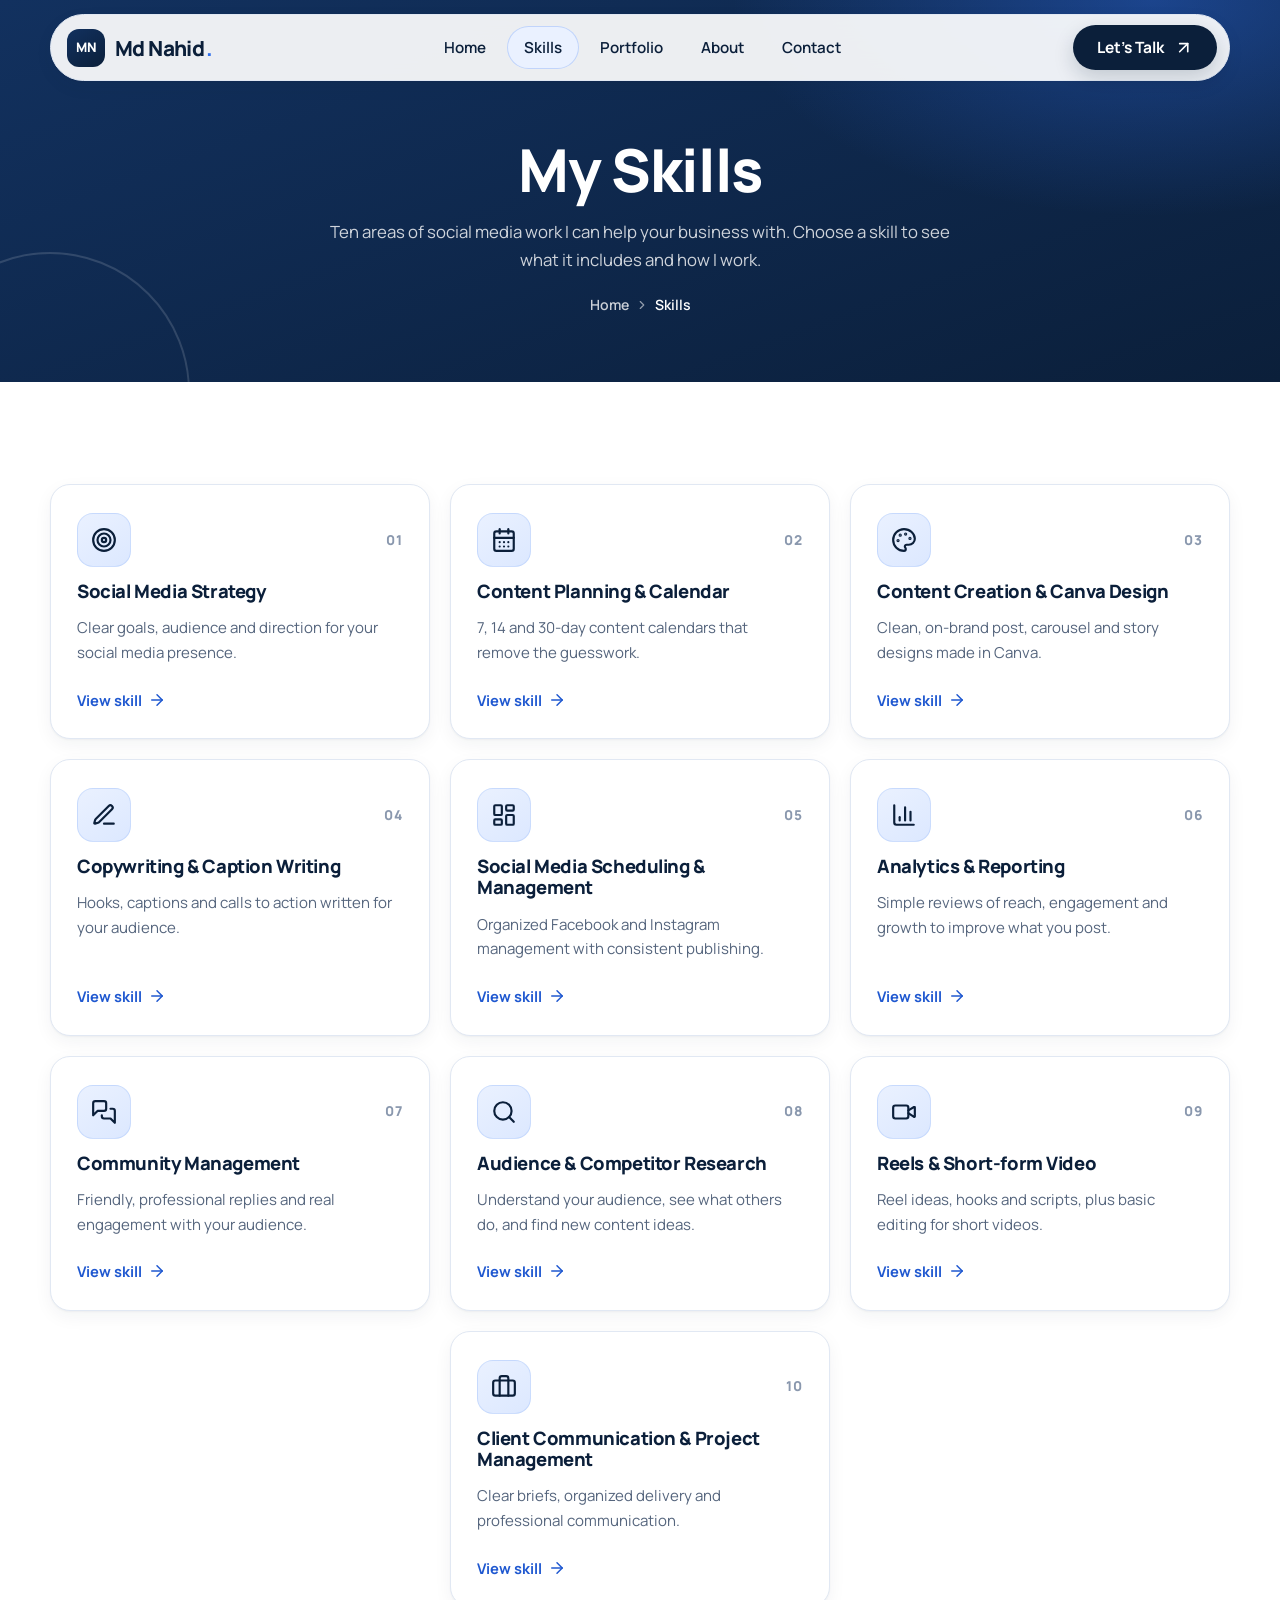
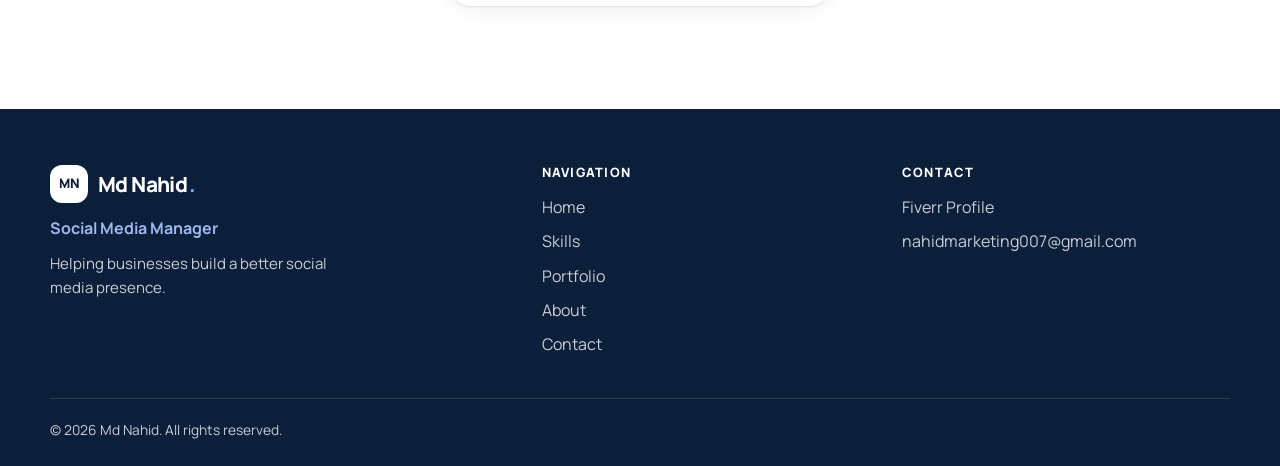
<file: skills/index.html>
<!DOCTYPE html>
<html lang="en">
<head>
  <meta charset="utf-8">
  <meta name="viewport" content="width=device-width, initial-scale=1">
  <title>Skills | Md Nahid - Social Media Manager</title>
  <meta name="description" content="Explore the social media skills and services offered by Md Nahid: strategy, content planning, Canva design, copywriting, management, analytics, community, research, reels and client communication.">
  <meta name="theme-color" content="#0B1F3A">

  <meta property="og:type" content="website">
  <meta property="og:title" content="Skills | Md Nahid - Social Media Manager">
  <meta property="og:description" content="Explore the social media skills and services offered by Md Nahid: strategy, content planning, Canva design, copywriting, management, analytics, community, research, reels and client communication.">
  <meta property="og:image" content="../assets/images/profile.jpg">
  <meta name="twitter:card" content="summary">

  <link rel="icon" type="image/png" href="../assets/favicon.png">
  <link rel="preconnect" href="https://fonts.googleapis.com">
  <link rel="preconnect" href="https://fonts.gstatic.com" crossorigin>
  <link href="https://fonts.googleapis.com/css2?family=Manrope:wght@400;500;600;700;800&display=swap" rel="stylesheet">
  <link rel="stylesheet" href="../style.css">
  <script>document.documentElement.classList.add('js');</script>
</head>
<body data-page="skills" data-root="../">

<a class="skip-link" href="#main">Skip to content</a>
<div id="site-header"></div>

<main id="main">

<section class="banner" aria-labelledby="skills-title">
  <div class="container">
    <h1 id="skills-title">My Skills</h1>
    <p class="banner-sub">Ten areas of social media work I can help your business with. Choose a skill to see what it includes and how I work.</p>
    <p class="crumbs" aria-label="Breadcrumb"><a href="../index.html">Home</a><i class="ico" data-icon="chevron-right"></i><span aria-current="page">Skills</span></p>
  </div>
</section>

<section class="section" aria-label="All skills">
  <div class="container">
    <!-- Cards are built by skills.js from skills-data.js -->
    <div class="sk-grid stagger" id="skills-grid"></div>
    <noscript><p class="noscript-msg">Please enable JavaScript to see the skills list.</p></noscript>
  </div>
</section>

</main>

<div id="site-footer"></div>

<button class="to-top" id="to-top" type="button" aria-label="Back to top" hidden><i class="ico" data-icon="arrow-up"></i></button>

<script src="../portfolio-data.js"></script>
<script src="../skills-data.js"></script>
<script src="../site.js"></script>
<script src="../skills.js"></script>
</body>
</html>
</file>
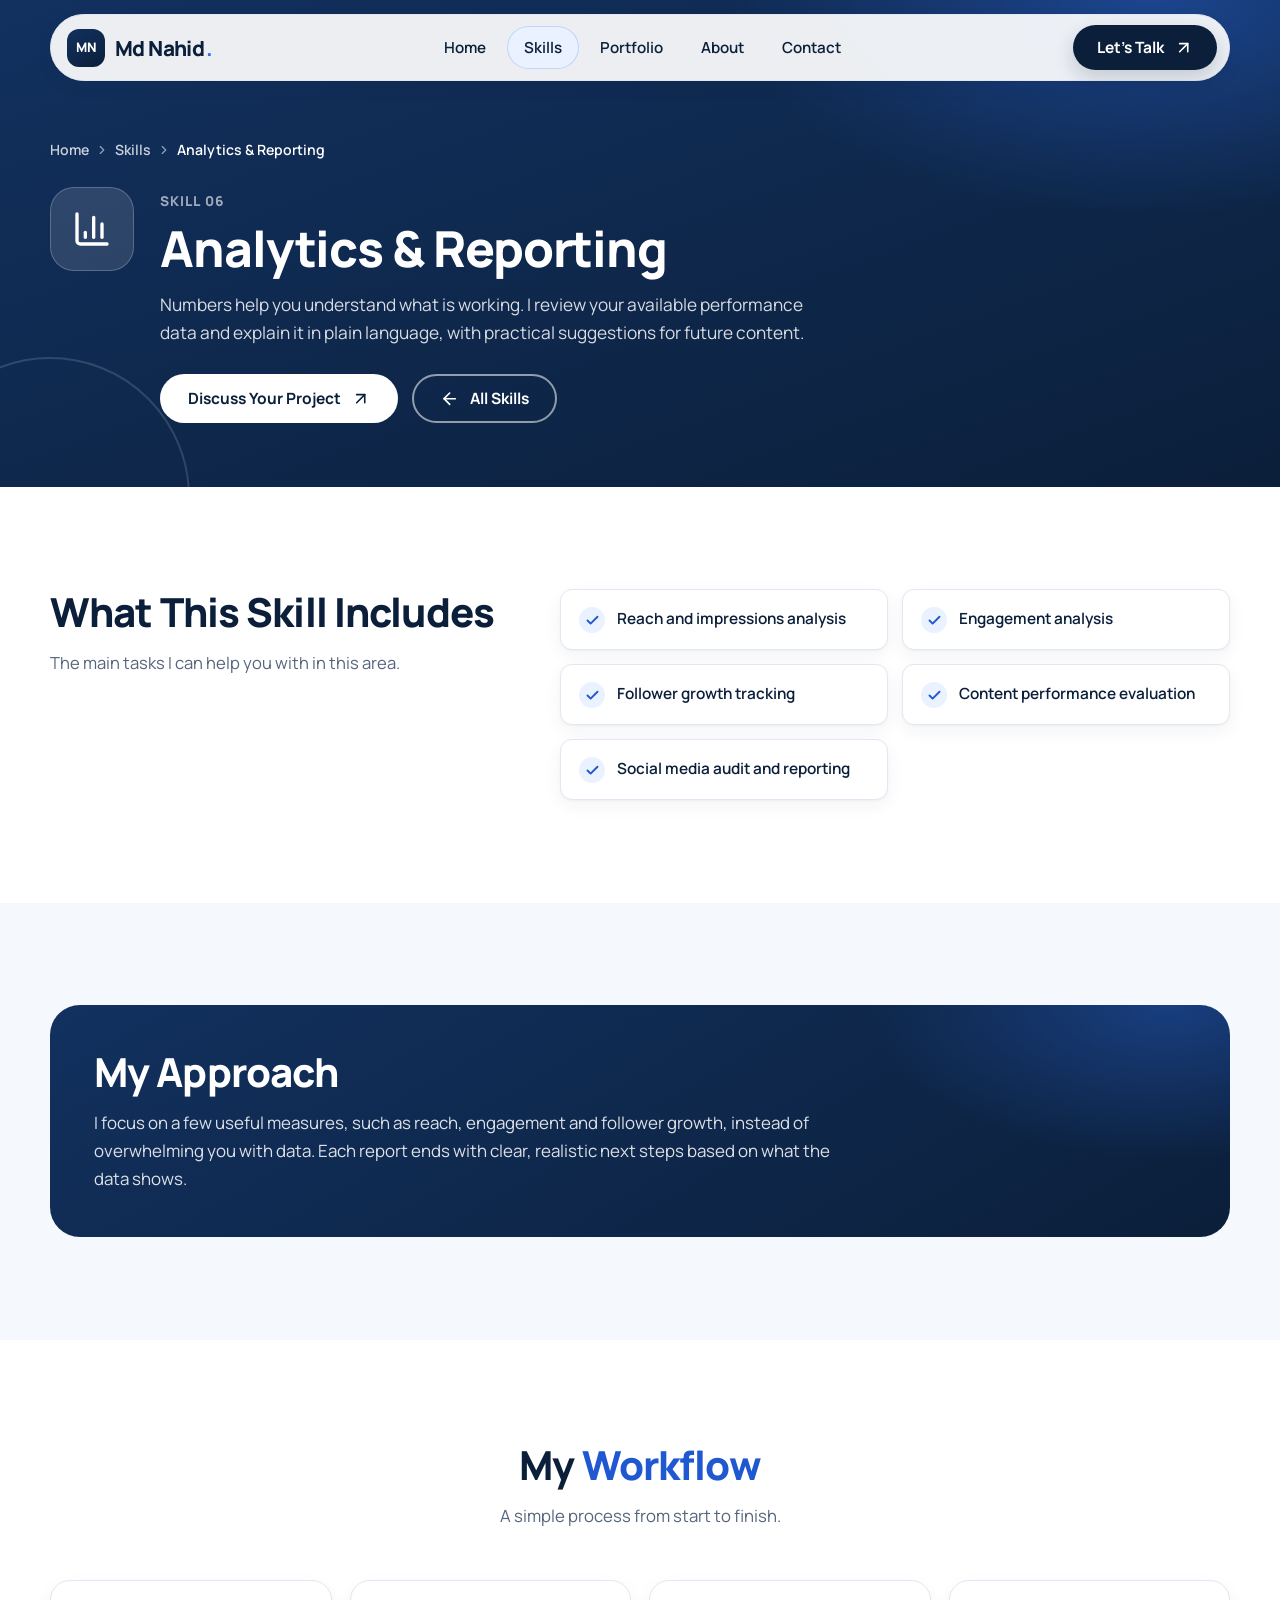
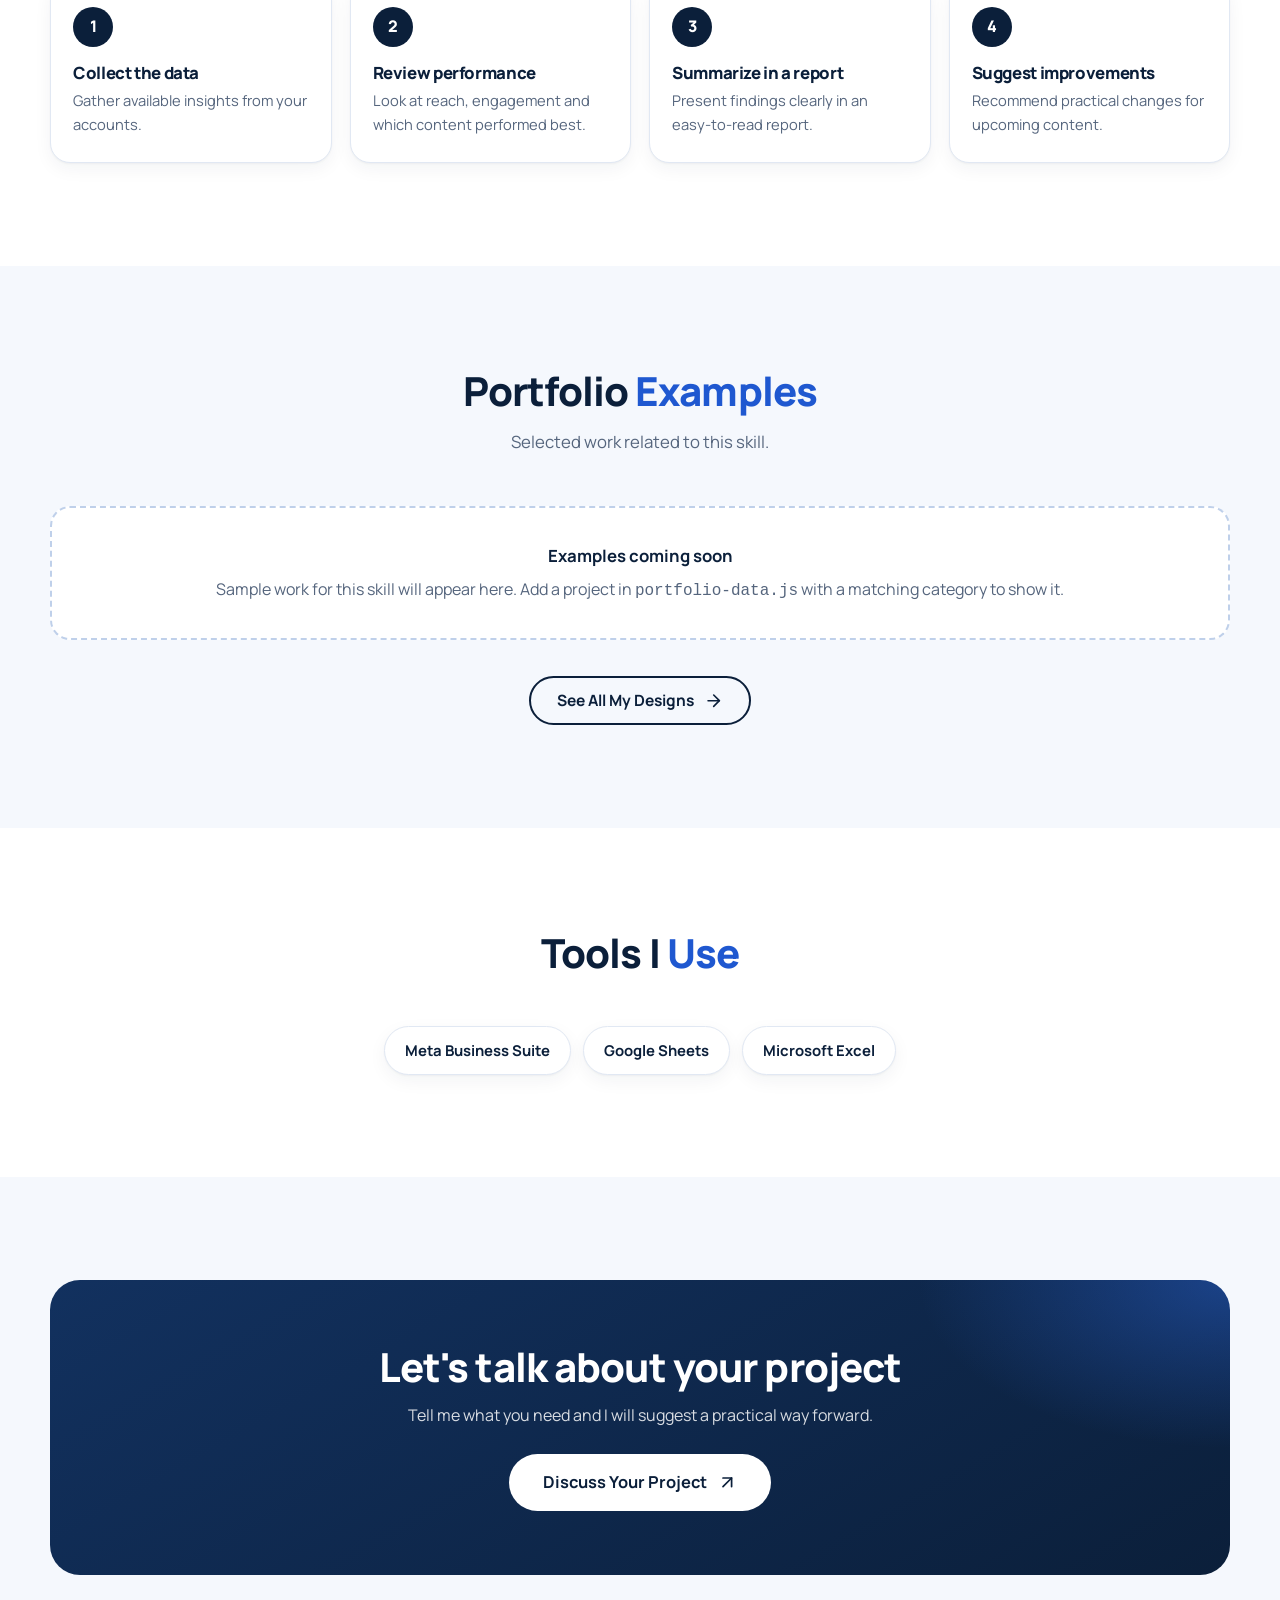
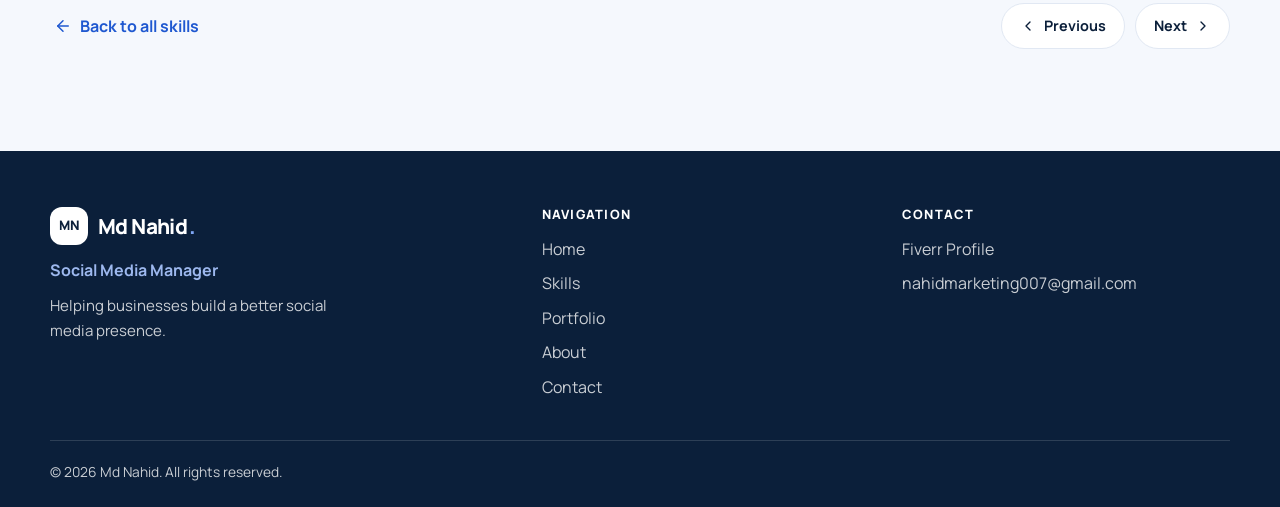
<file: skills/analytics-reporting/index.html>
<!DOCTYPE html>
<html lang="en">
<head>
  <meta charset="utf-8">
  <meta name="viewport" content="width=device-width, initial-scale=1">
  <title>Analytics & Reporting | Md Nahid - Social Media Manager</title>
  <meta name="description" content="Social media analytics and reporting by Md Nahid: reach, engagement and follower growth reviews and social media audits.">
  <meta name="theme-color" content="#0B1F3A">

  <meta property="og:type" content="website">
  <meta property="og:title" content="Analytics & Reporting | Md Nahid - Social Media Manager">
  <meta property="og:description" content="Social media analytics and reporting by Md Nahid: reach, engagement and follower growth reviews and social media audits.">
  <meta property="og:image" content="../../assets/images/profile.jpg">
  <meta name="twitter:card" content="summary">

  <link rel="icon" type="image/png" href="../../assets/favicon.png">
  <link rel="preconnect" href="https://fonts.googleapis.com">
  <link rel="preconnect" href="https://fonts.gstatic.com" crossorigin>
  <link href="https://fonts.googleapis.com/css2?family=Manrope:wght@400;500;600;700;800&display=swap" rel="stylesheet">
  <link rel="stylesheet" href="../../style.css">
  <script>document.documentElement.classList.add('js');</script>
</head>
<body data-page="skills" data-root="../../">

<a class="skip-link" href="#main">Skip to content</a>
<div id="site-header"></div>

<!-- Content for this page comes from skills-data.js (slug: analytics-reporting). Edit the text there. -->
<main id="main">
  <div id="skill-root" data-skill="analytics-reporting">
    <noscript><p class="noscript-msg">Please enable JavaScript to see this page.</p></noscript>
  </div>
</main>

<div id="site-footer"></div>

<button class="to-top" id="to-top" type="button" aria-label="Back to top" hidden><i class="ico" data-icon="arrow-up"></i></button>

<script src="../../portfolio-data.js"></script>
<script src="../../skills-data.js"></script>
<script src="../../site.js"></script>
<script src="../../skills.js"></script>
</body>
</html>
</file>
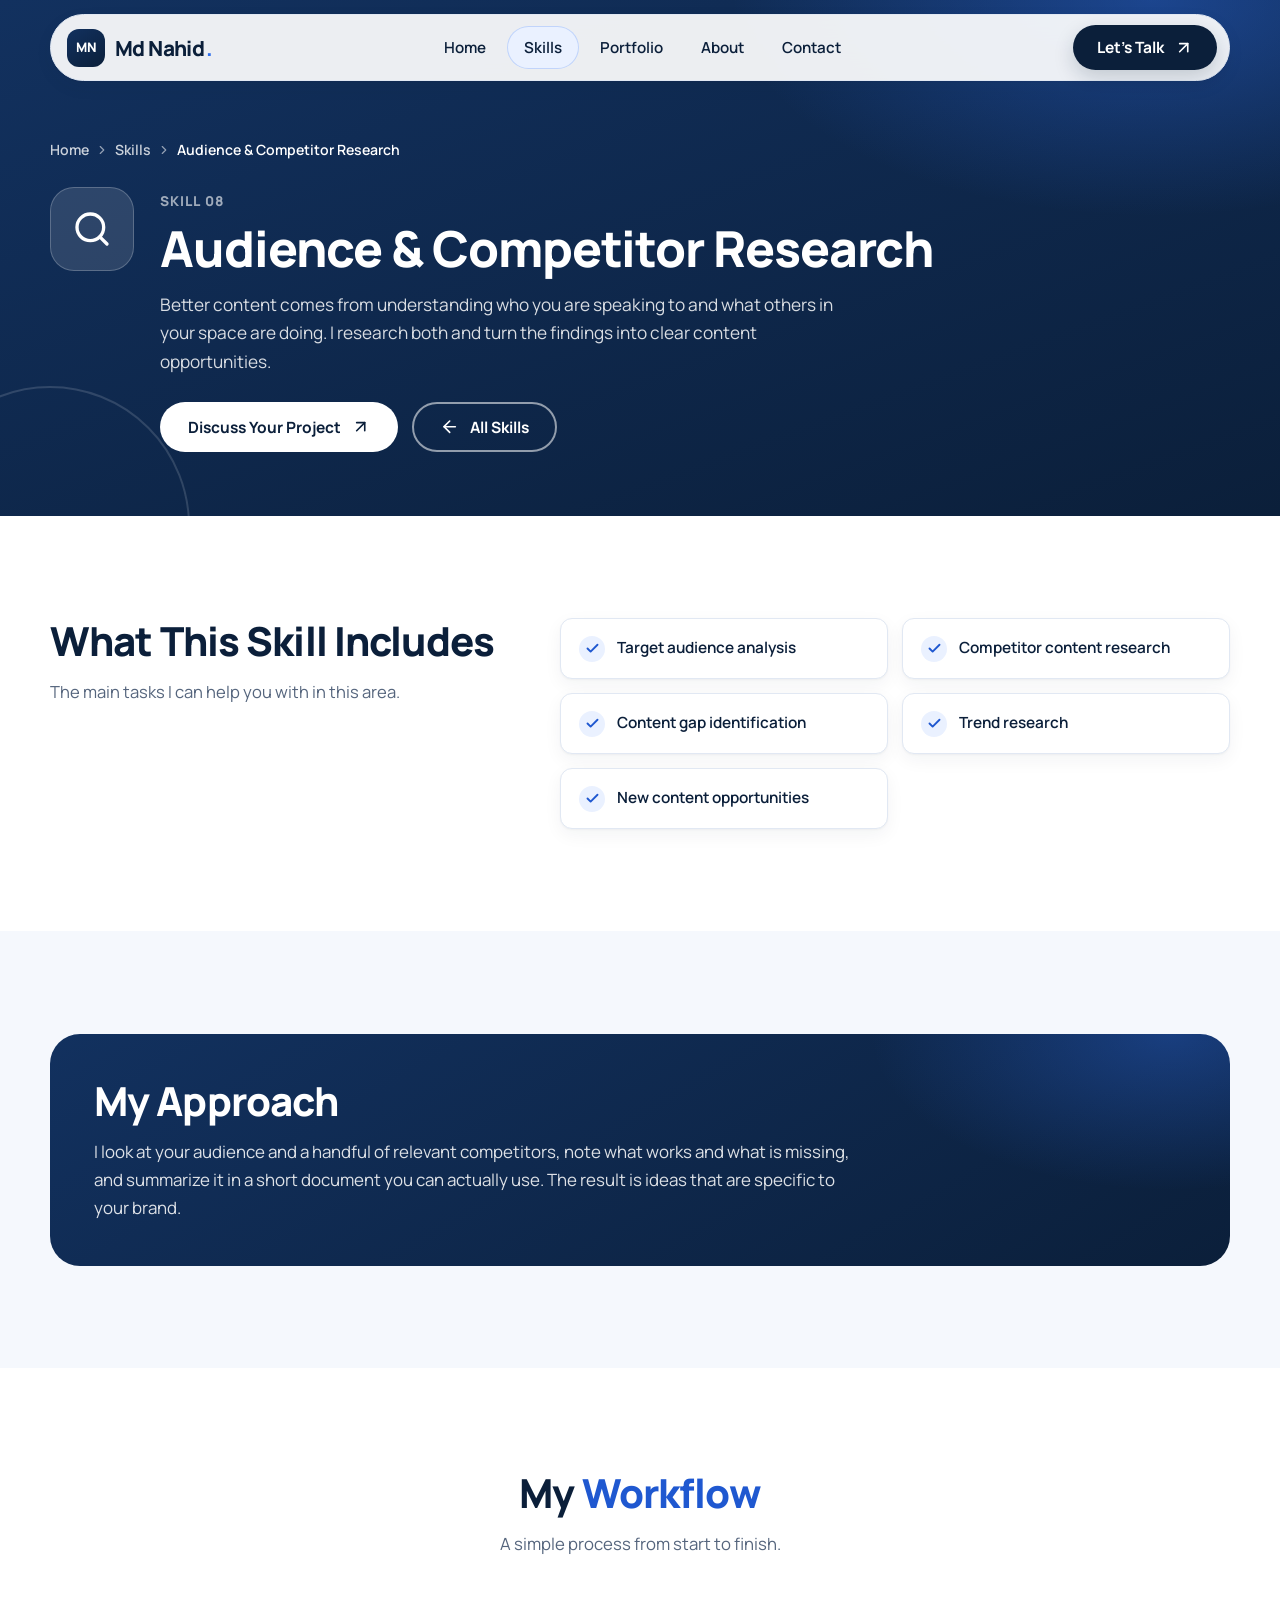
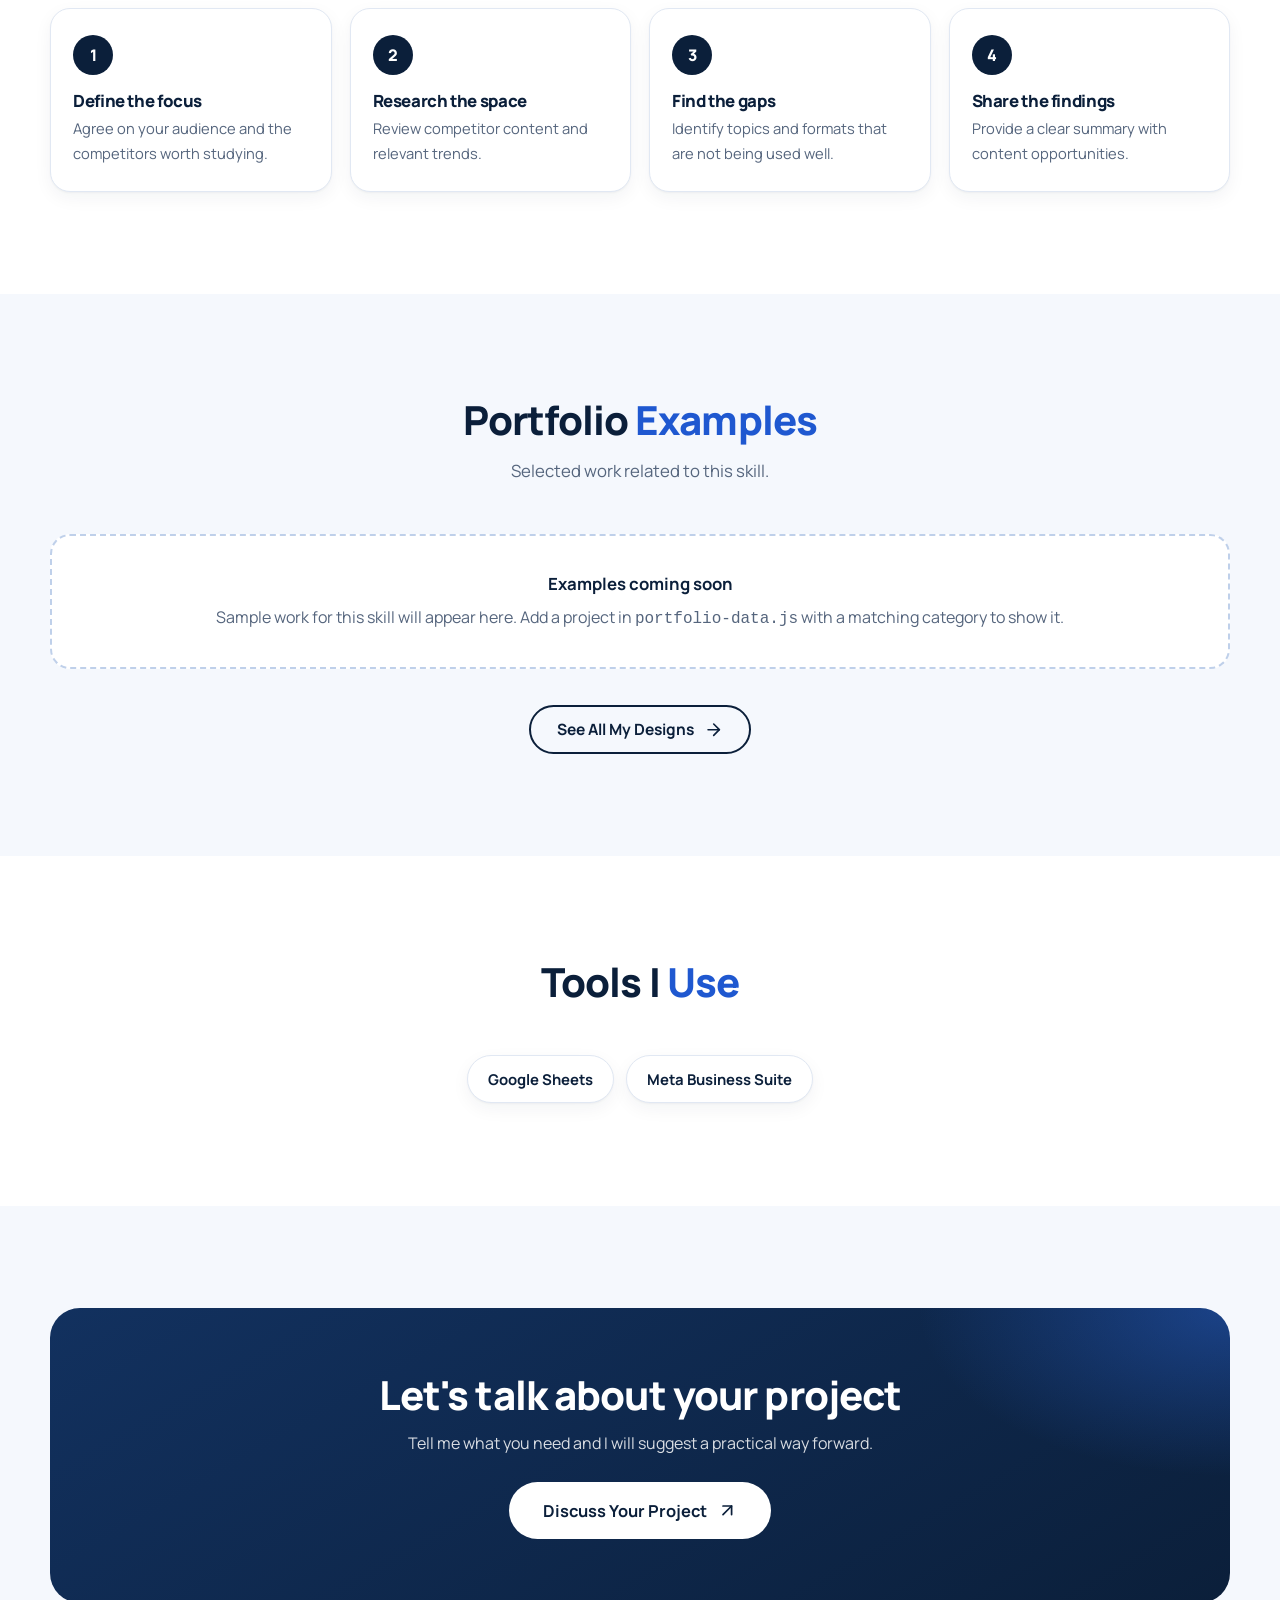
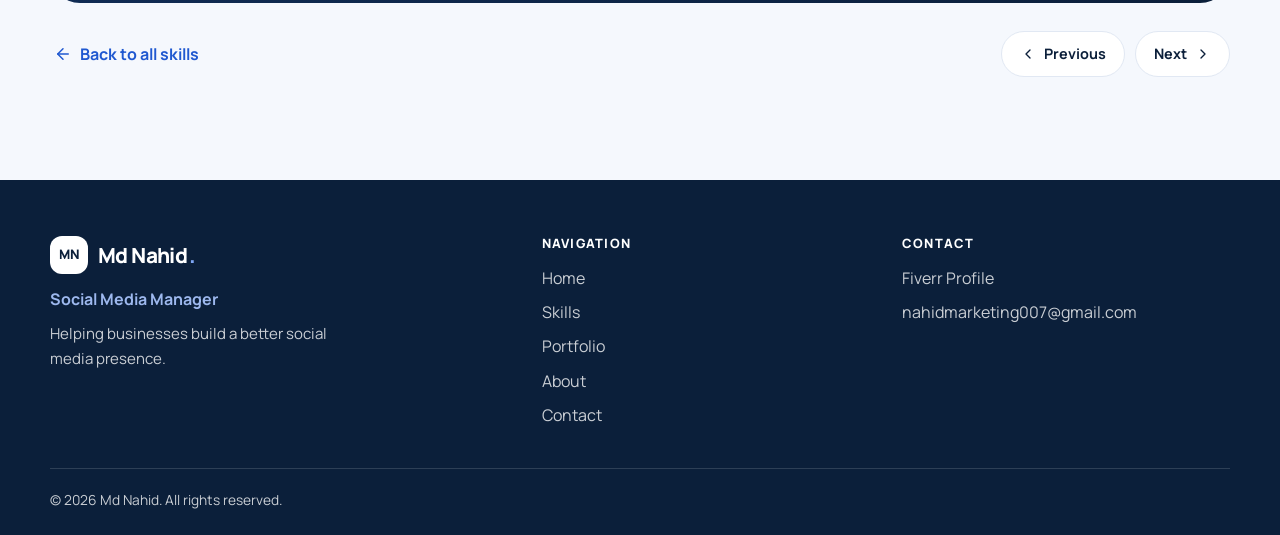
<file: skills/audience-research/index.html>
<!DOCTYPE html>
<html lang="en">
<head>
  <meta charset="utf-8">
  <meta name="viewport" content="width=device-width, initial-scale=1">
  <title>Audience & Competitor Research | Md Nahid - Social Media Manager</title>
  <meta name="description" content="Audience and competitor research by Md Nahid: audience analysis, competitor content research, content gaps and trend research.">
  <meta name="theme-color" content="#0B1F3A">

  <meta property="og:type" content="website">
  <meta property="og:title" content="Audience & Competitor Research | Md Nahid - Social Media Manager">
  <meta property="og:description" content="Audience and competitor research by Md Nahid: audience analysis, competitor content research, content gaps and trend research.">
  <meta property="og:image" content="../../assets/images/profile.jpg">
  <meta name="twitter:card" content="summary">

  <link rel="icon" type="image/png" href="../../assets/favicon.png">
  <link rel="preconnect" href="https://fonts.googleapis.com">
  <link rel="preconnect" href="https://fonts.gstatic.com" crossorigin>
  <link href="https://fonts.googleapis.com/css2?family=Manrope:wght@400;500;600;700;800&display=swap" rel="stylesheet">
  <link rel="stylesheet" href="../../style.css">
  <script>document.documentElement.classList.add('js');</script>
</head>
<body data-page="skills" data-root="../../">

<a class="skip-link" href="#main">Skip to content</a>
<div id="site-header"></div>

<!-- Content for this page comes from skills-data.js (slug: audience-research). Edit the text there. -->
<main id="main">
  <div id="skill-root" data-skill="audience-research">
    <noscript><p class="noscript-msg">Please enable JavaScript to see this page.</p></noscript>
  </div>
</main>

<div id="site-footer"></div>

<button class="to-top" id="to-top" type="button" aria-label="Back to top" hidden><i class="ico" data-icon="arrow-up"></i></button>

<script src="../../portfolio-data.js"></script>
<script src="../../skills-data.js"></script>
<script src="../../site.js"></script>
<script src="../../skills.js"></script>
</body>
</html>
</file>
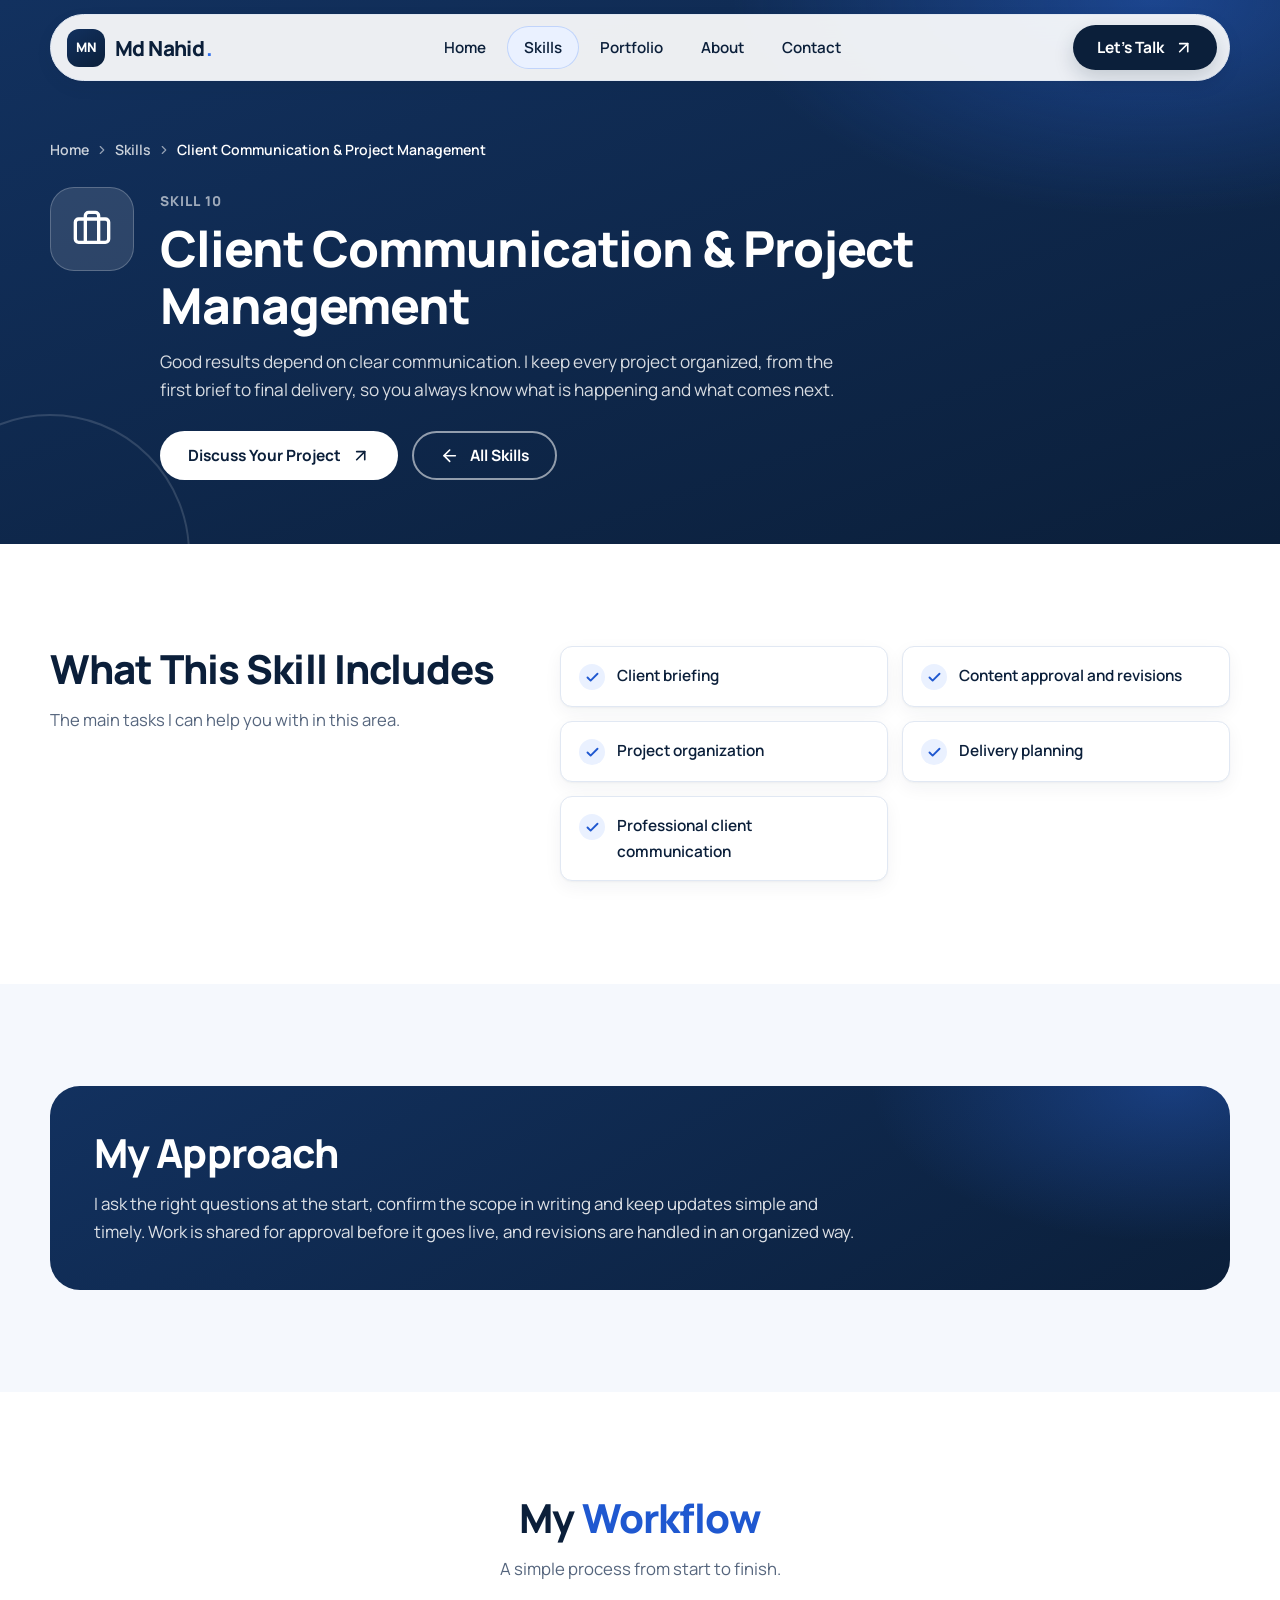
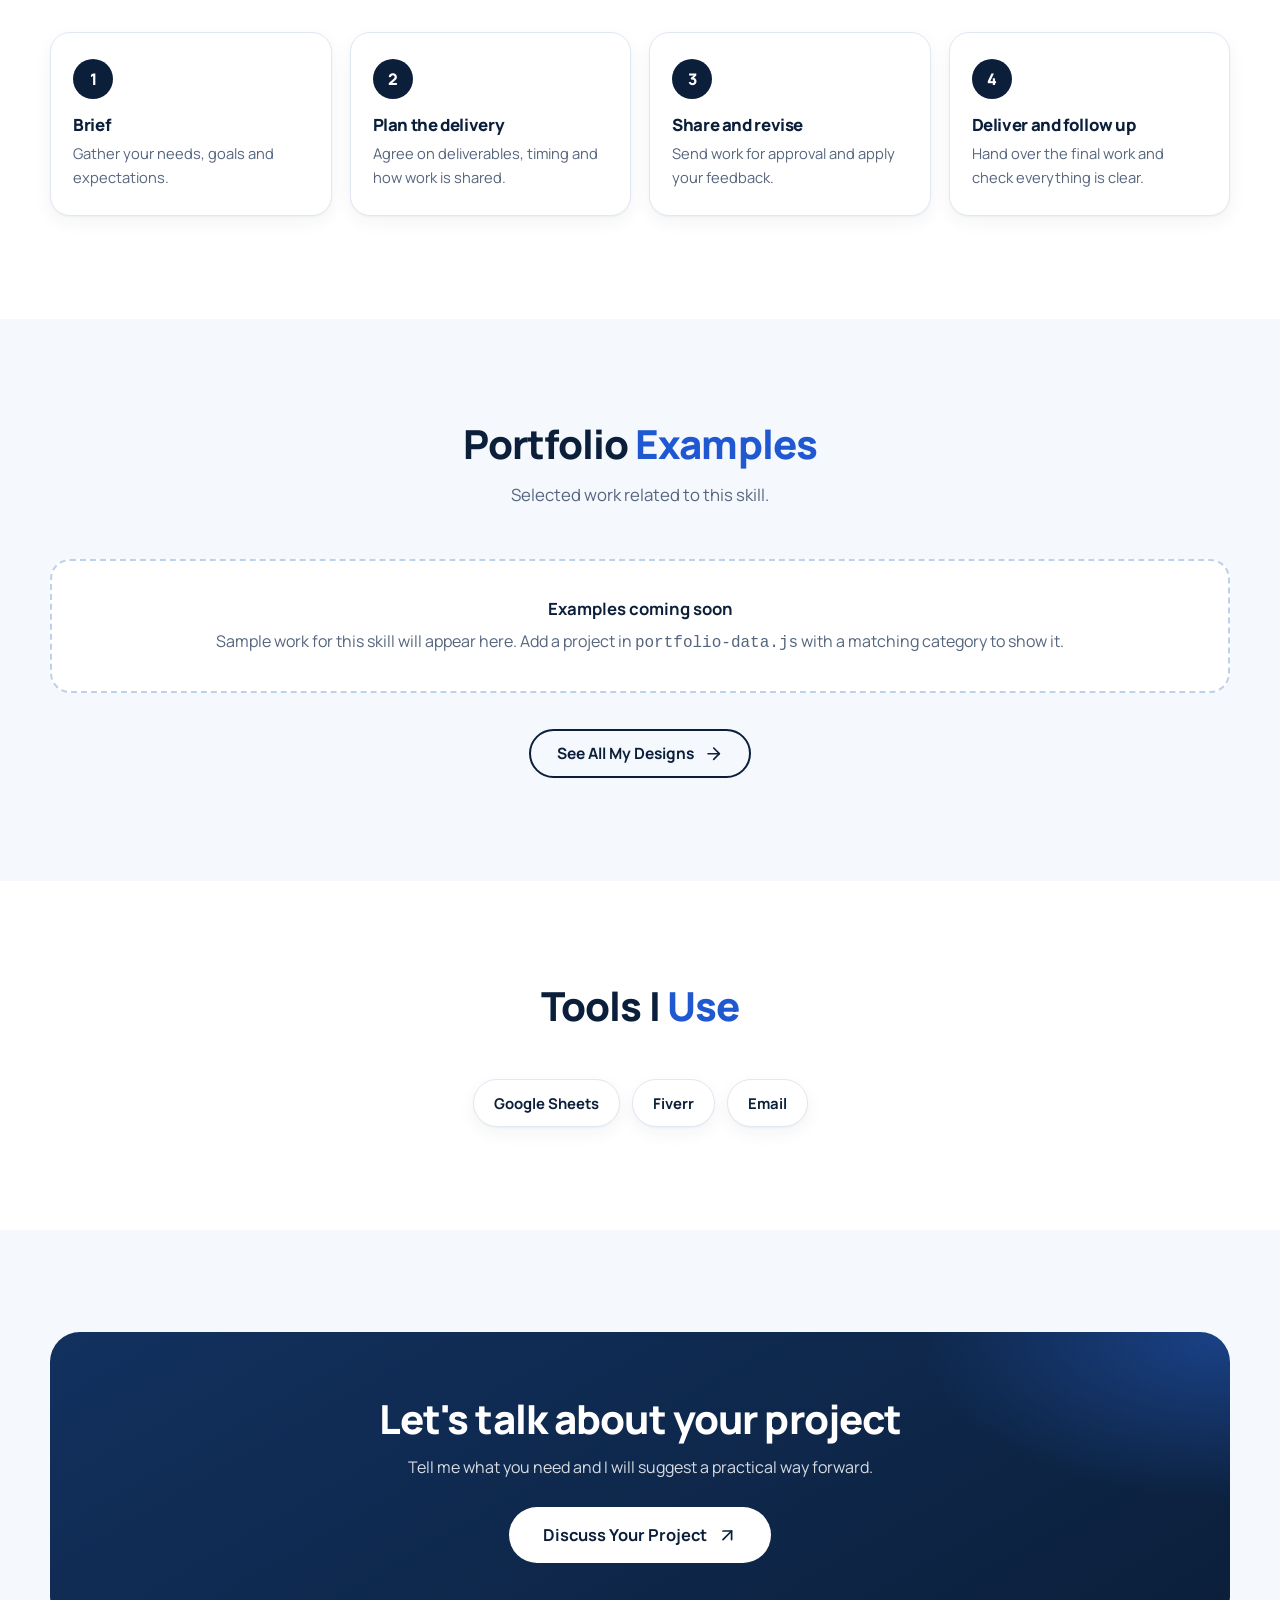
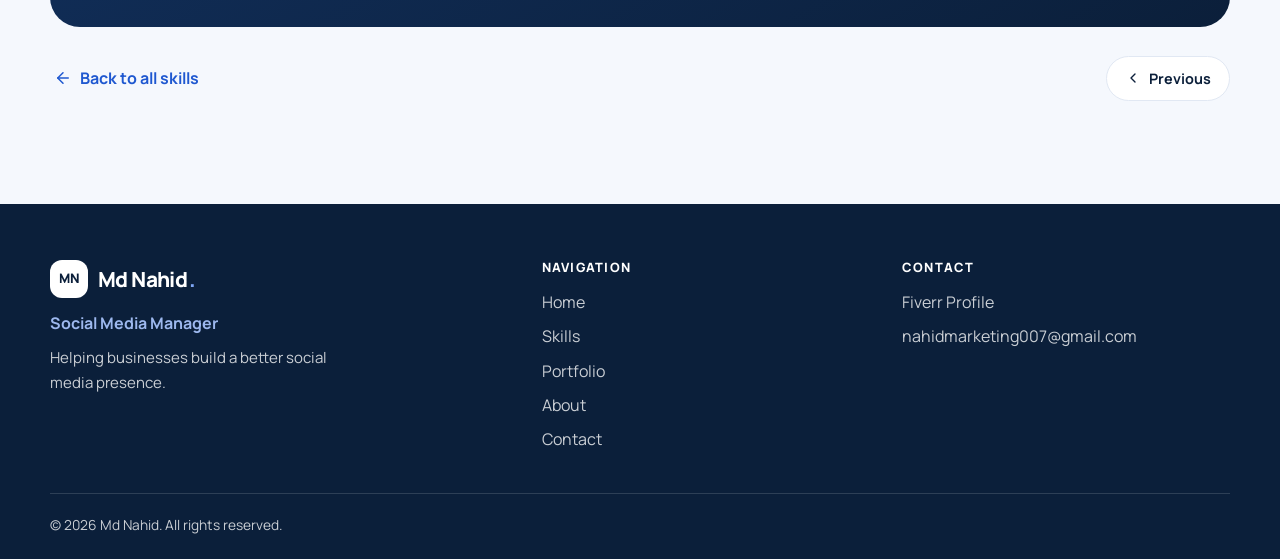
<file: skills/client-management/index.html>
<!DOCTYPE html>
<html lang="en">
<head>
  <meta charset="utf-8">
  <meta name="viewport" content="width=device-width, initial-scale=1">
  <title>Client Communication & Project Management | Md Nahid - Social Media Manager</title>
  <meta name="description" content="Client communication and project management by Md Nahid: briefing, approvals and revisions, project organization and delivery planning.">
  <meta name="theme-color" content="#0B1F3A">

  <meta property="og:type" content="website">
  <meta property="og:title" content="Client Communication & Project Management | Md Nahid - Social Media Manager">
  <meta property="og:description" content="Client communication and project management by Md Nahid: briefing, approvals and revisions, project organization and delivery planning.">
  <meta property="og:image" content="../../assets/images/profile.jpg">
  <meta name="twitter:card" content="summary">

  <link rel="icon" type="image/png" href="../../assets/favicon.png">
  <link rel="preconnect" href="https://fonts.googleapis.com">
  <link rel="preconnect" href="https://fonts.gstatic.com" crossorigin>
  <link href="https://fonts.googleapis.com/css2?family=Manrope:wght@400;500;600;700;800&display=swap" rel="stylesheet">
  <link rel="stylesheet" href="../../style.css">
  <script>document.documentElement.classList.add('js');</script>
</head>
<body data-page="skills" data-root="../../">

<a class="skip-link" href="#main">Skip to content</a>
<div id="site-header"></div>

<!-- Content for this page comes from skills-data.js (slug: client-management). Edit the text there. -->
<main id="main">
  <div id="skill-root" data-skill="client-management">
    <noscript><p class="noscript-msg">Please enable JavaScript to see this page.</p></noscript>
  </div>
</main>

<div id="site-footer"></div>

<button class="to-top" id="to-top" type="button" aria-label="Back to top" hidden><i class="ico" data-icon="arrow-up"></i></button>

<script src="../../portfolio-data.js"></script>
<script src="../../skills-data.js"></script>
<script src="../../site.js"></script>
<script src="../../skills.js"></script>
</body>
</html>
</file>
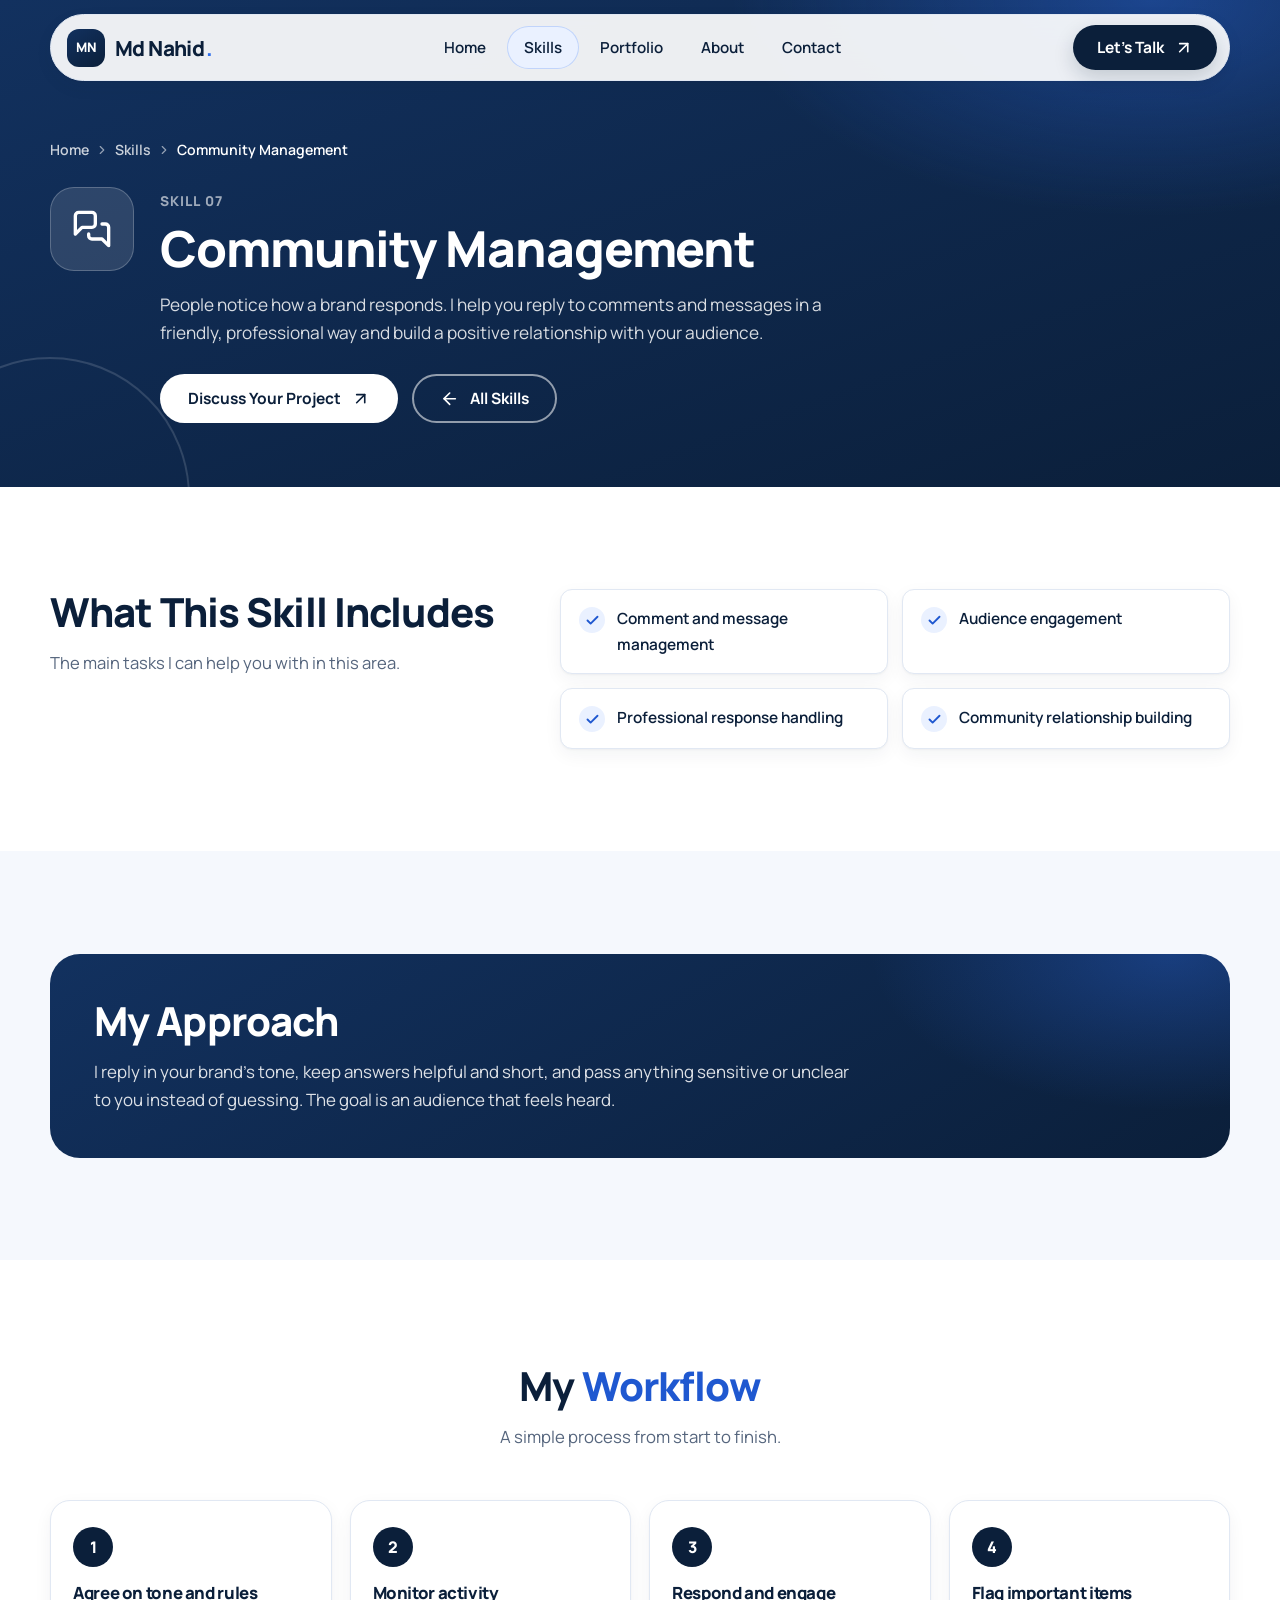
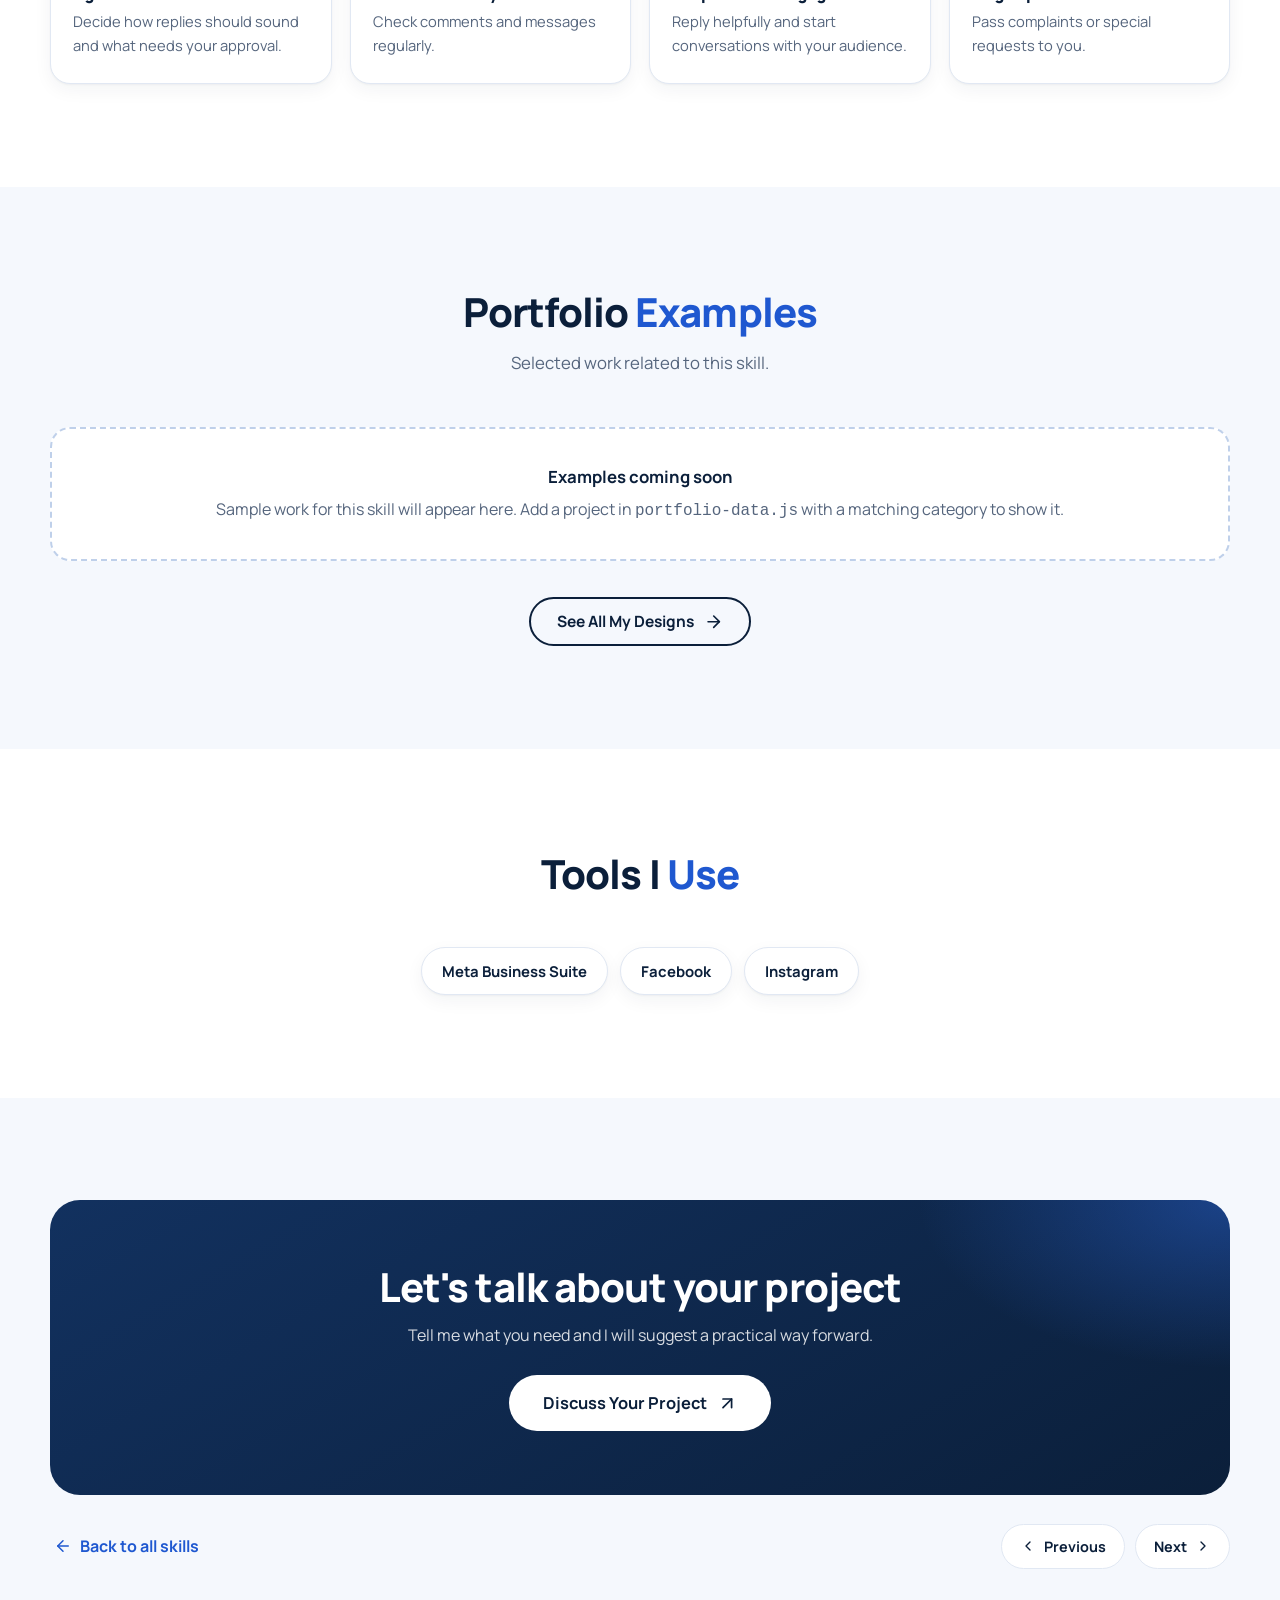
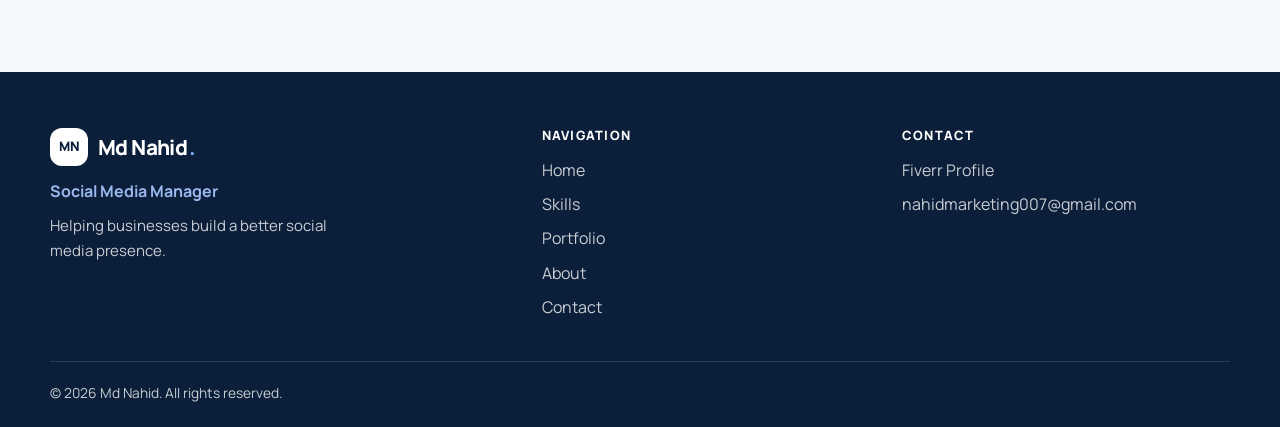
<file: skills/community-management/index.html>
<!DOCTYPE html>
<html lang="en">
<head>
  <meta charset="utf-8">
  <meta name="viewport" content="width=device-width, initial-scale=1">
  <title>Community Management | Md Nahid - Social Media Manager</title>
  <meta name="description" content="Community management by Md Nahid: comment and message management, audience engagement and professional response handling.">
  <meta name="theme-color" content="#0B1F3A">

  <meta property="og:type" content="website">
  <meta property="og:title" content="Community Management | Md Nahid - Social Media Manager">
  <meta property="og:description" content="Community management by Md Nahid: comment and message management, audience engagement and professional response handling.">
  <meta property="og:image" content="../../assets/images/profile.jpg">
  <meta name="twitter:card" content="summary">

  <link rel="icon" type="image/png" href="../../assets/favicon.png">
  <link rel="preconnect" href="https://fonts.googleapis.com">
  <link rel="preconnect" href="https://fonts.gstatic.com" crossorigin>
  <link href="https://fonts.googleapis.com/css2?family=Manrope:wght@400;500;600;700;800&display=swap" rel="stylesheet">
  <link rel="stylesheet" href="../../style.css">
  <script>document.documentElement.classList.add('js');</script>
</head>
<body data-page="skills" data-root="../../">

<a class="skip-link" href="#main">Skip to content</a>
<div id="site-header"></div>

<!-- Content for this page comes from skills-data.js (slug: community-management). Edit the text there. -->
<main id="main">
  <div id="skill-root" data-skill="community-management">
    <noscript><p class="noscript-msg">Please enable JavaScript to see this page.</p></noscript>
  </div>
</main>

<div id="site-footer"></div>

<button class="to-top" id="to-top" type="button" aria-label="Back to top" hidden><i class="ico" data-icon="arrow-up"></i></button>

<script src="../../portfolio-data.js"></script>
<script src="../../skills-data.js"></script>
<script src="../../site.js"></script>
<script src="../../skills.js"></script>
</body>
</html>
</file>
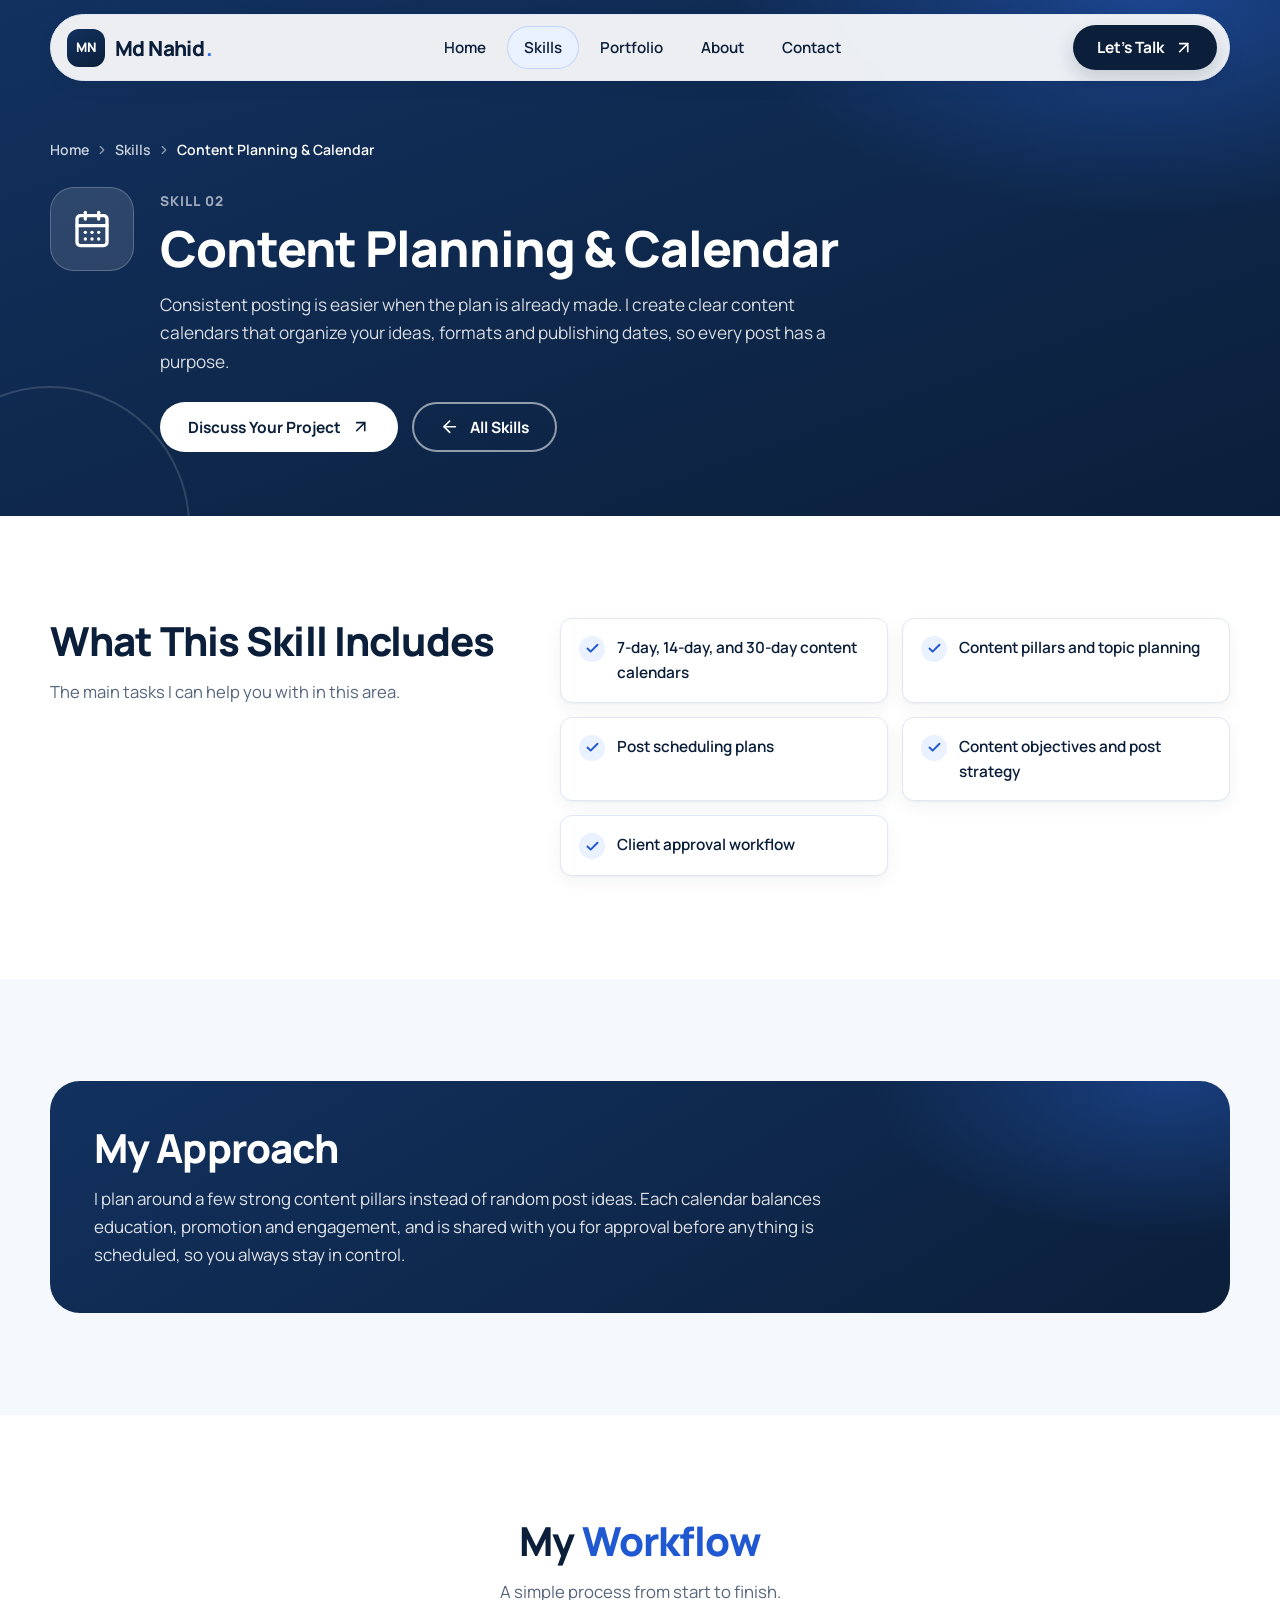
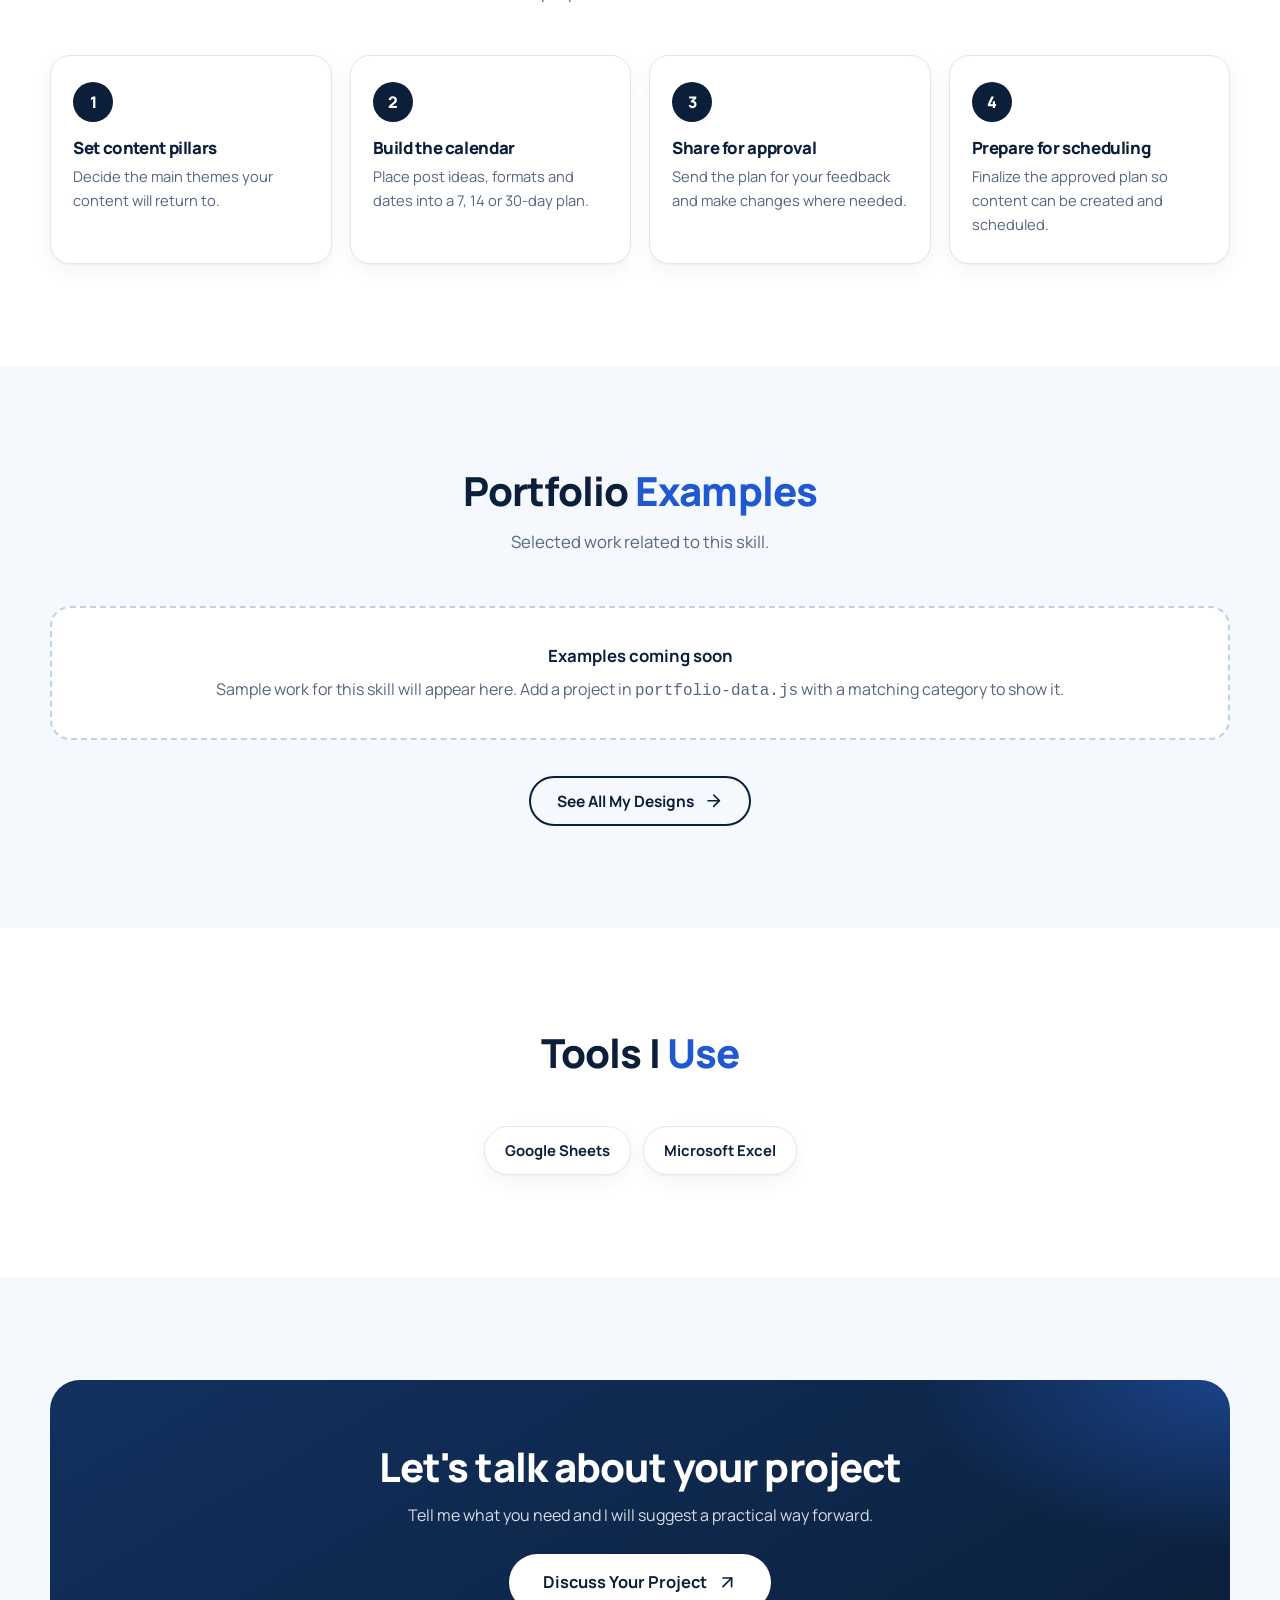
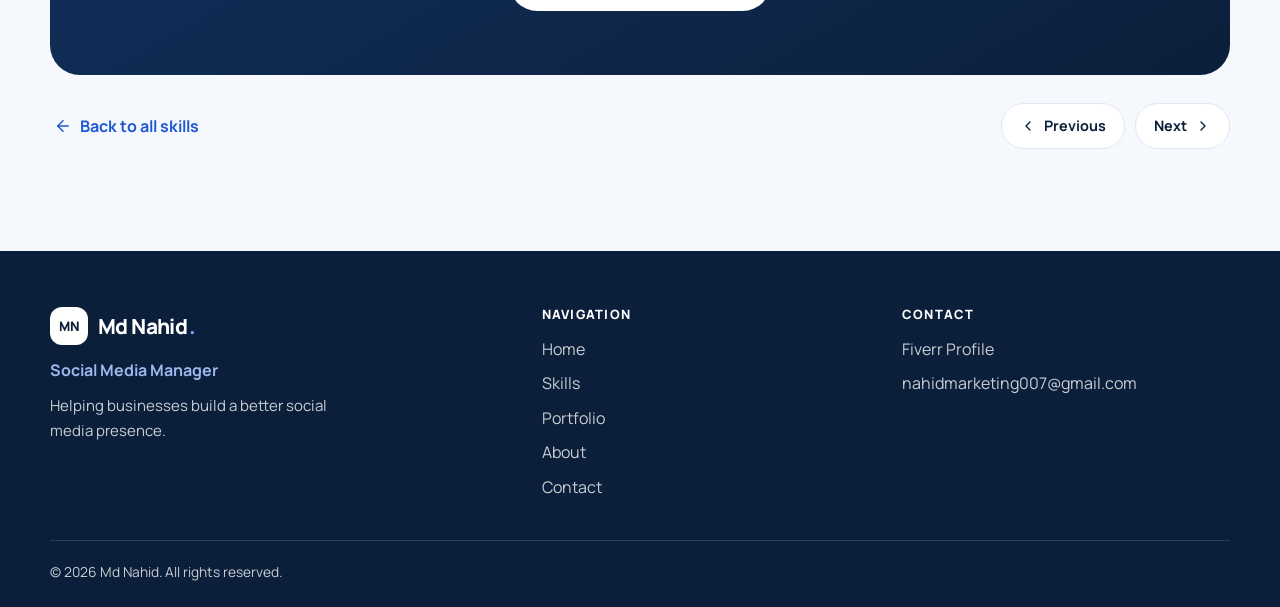
<file: skills/content-planning/index.html>
<!DOCTYPE html>
<html lang="en">
<head>
  <meta charset="utf-8">
  <meta name="viewport" content="width=device-width, initial-scale=1">
  <title>Content Planning & Calendar | Md Nahid - Social Media Manager</title>
  <meta name="description" content="Content planning and calendar creation by Md Nahid: 7, 14 and 30-day social media content calendars with content pillars and approval workflow.">
  <meta name="theme-color" content="#0B1F3A">

  <meta property="og:type" content="website">
  <meta property="og:title" content="Content Planning & Calendar | Md Nahid - Social Media Manager">
  <meta property="og:description" content="Content planning and calendar creation by Md Nahid: 7, 14 and 30-day social media content calendars with content pillars and approval workflow.">
  <meta property="og:image" content="../../assets/images/profile.jpg">
  <meta name="twitter:card" content="summary">

  <link rel="icon" type="image/png" href="../../assets/favicon.png">
  <link rel="preconnect" href="https://fonts.googleapis.com">
  <link rel="preconnect" href="https://fonts.gstatic.com" crossorigin>
  <link href="https://fonts.googleapis.com/css2?family=Manrope:wght@400;500;600;700;800&display=swap" rel="stylesheet">
  <link rel="stylesheet" href="../../style.css">
  <script>document.documentElement.classList.add('js');</script>
</head>
<body data-page="skills" data-root="../../">

<a class="skip-link" href="#main">Skip to content</a>
<div id="site-header"></div>

<!-- Content for this page comes from skills-data.js (slug: content-planning). Edit the text there. -->
<main id="main">
  <div id="skill-root" data-skill="content-planning">
    <noscript><p class="noscript-msg">Please enable JavaScript to see this page.</p></noscript>
  </div>
</main>

<div id="site-footer"></div>

<button class="to-top" id="to-top" type="button" aria-label="Back to top" hidden><i class="ico" data-icon="arrow-up"></i></button>

<script src="../../portfolio-data.js"></script>
<script src="../../skills-data.js"></script>
<script src="../../site.js"></script>
<script src="../../skills.js"></script>
</body>
</html>
</file>
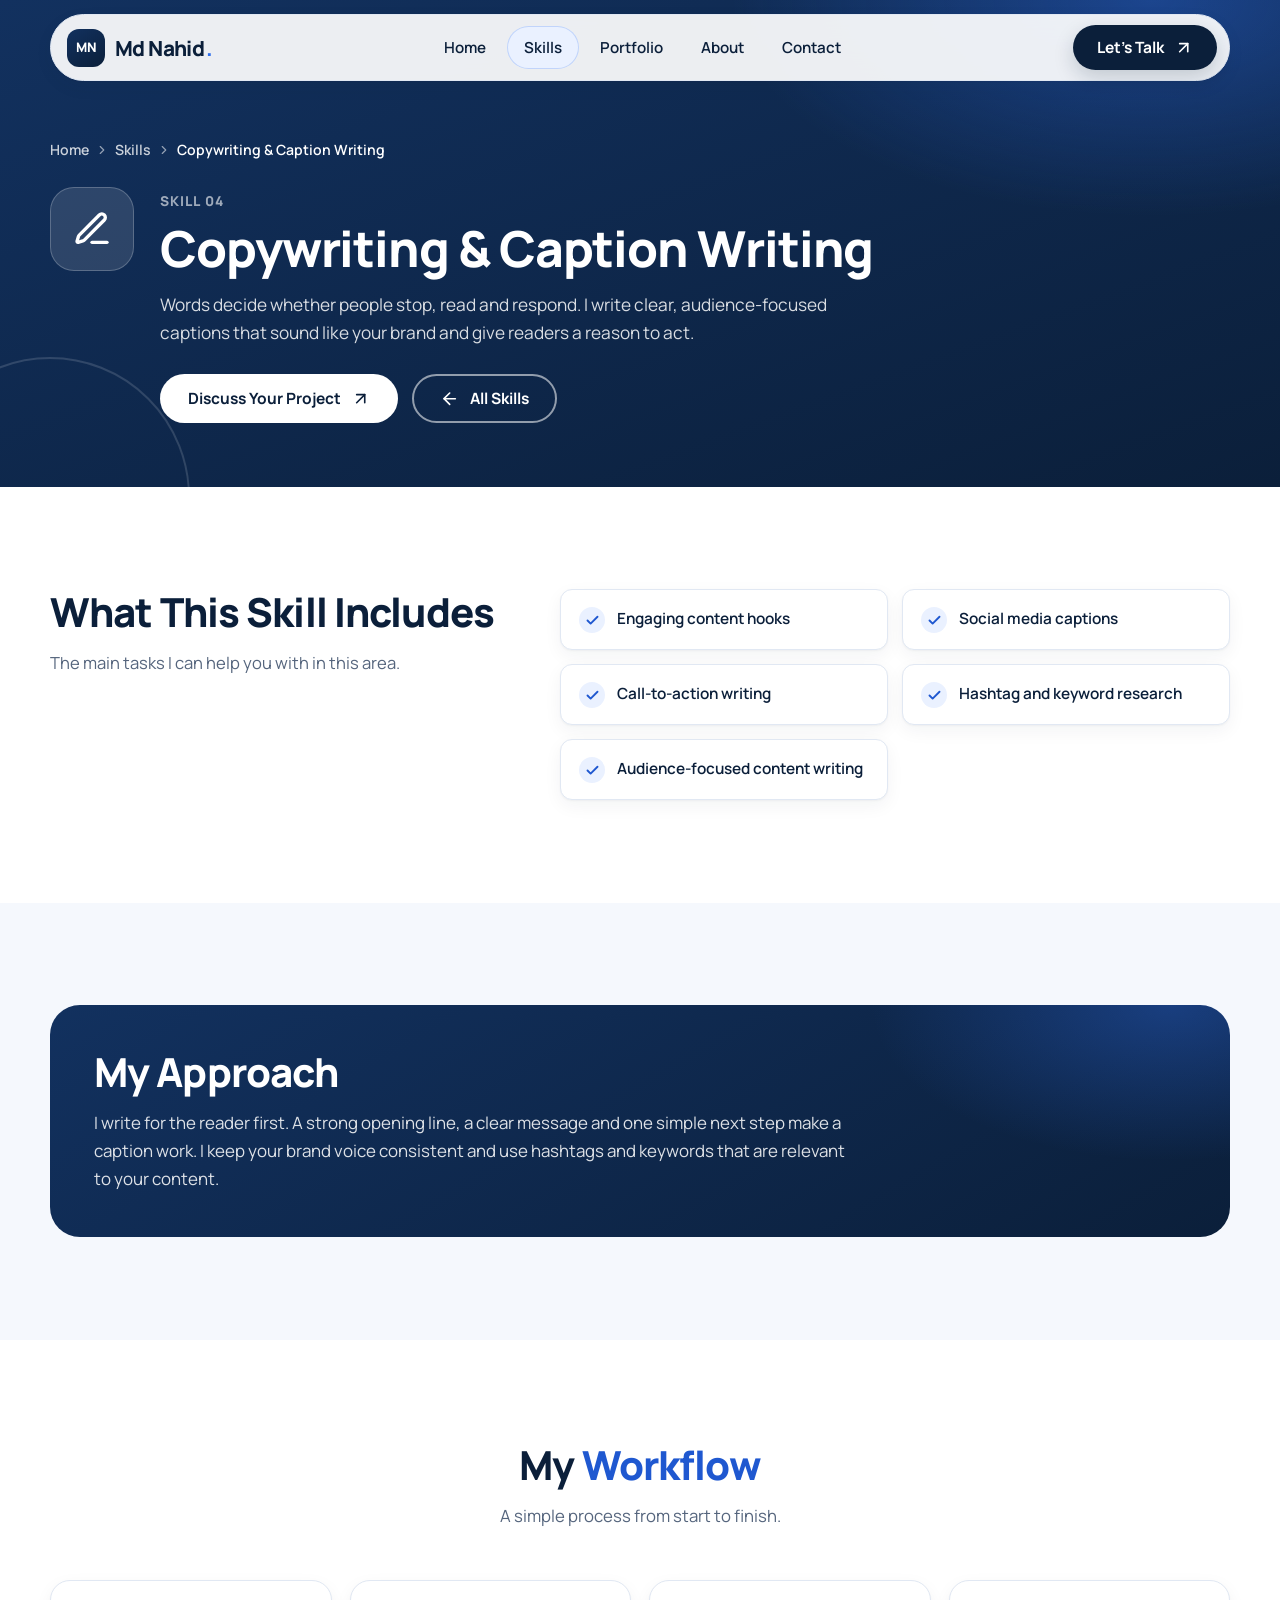
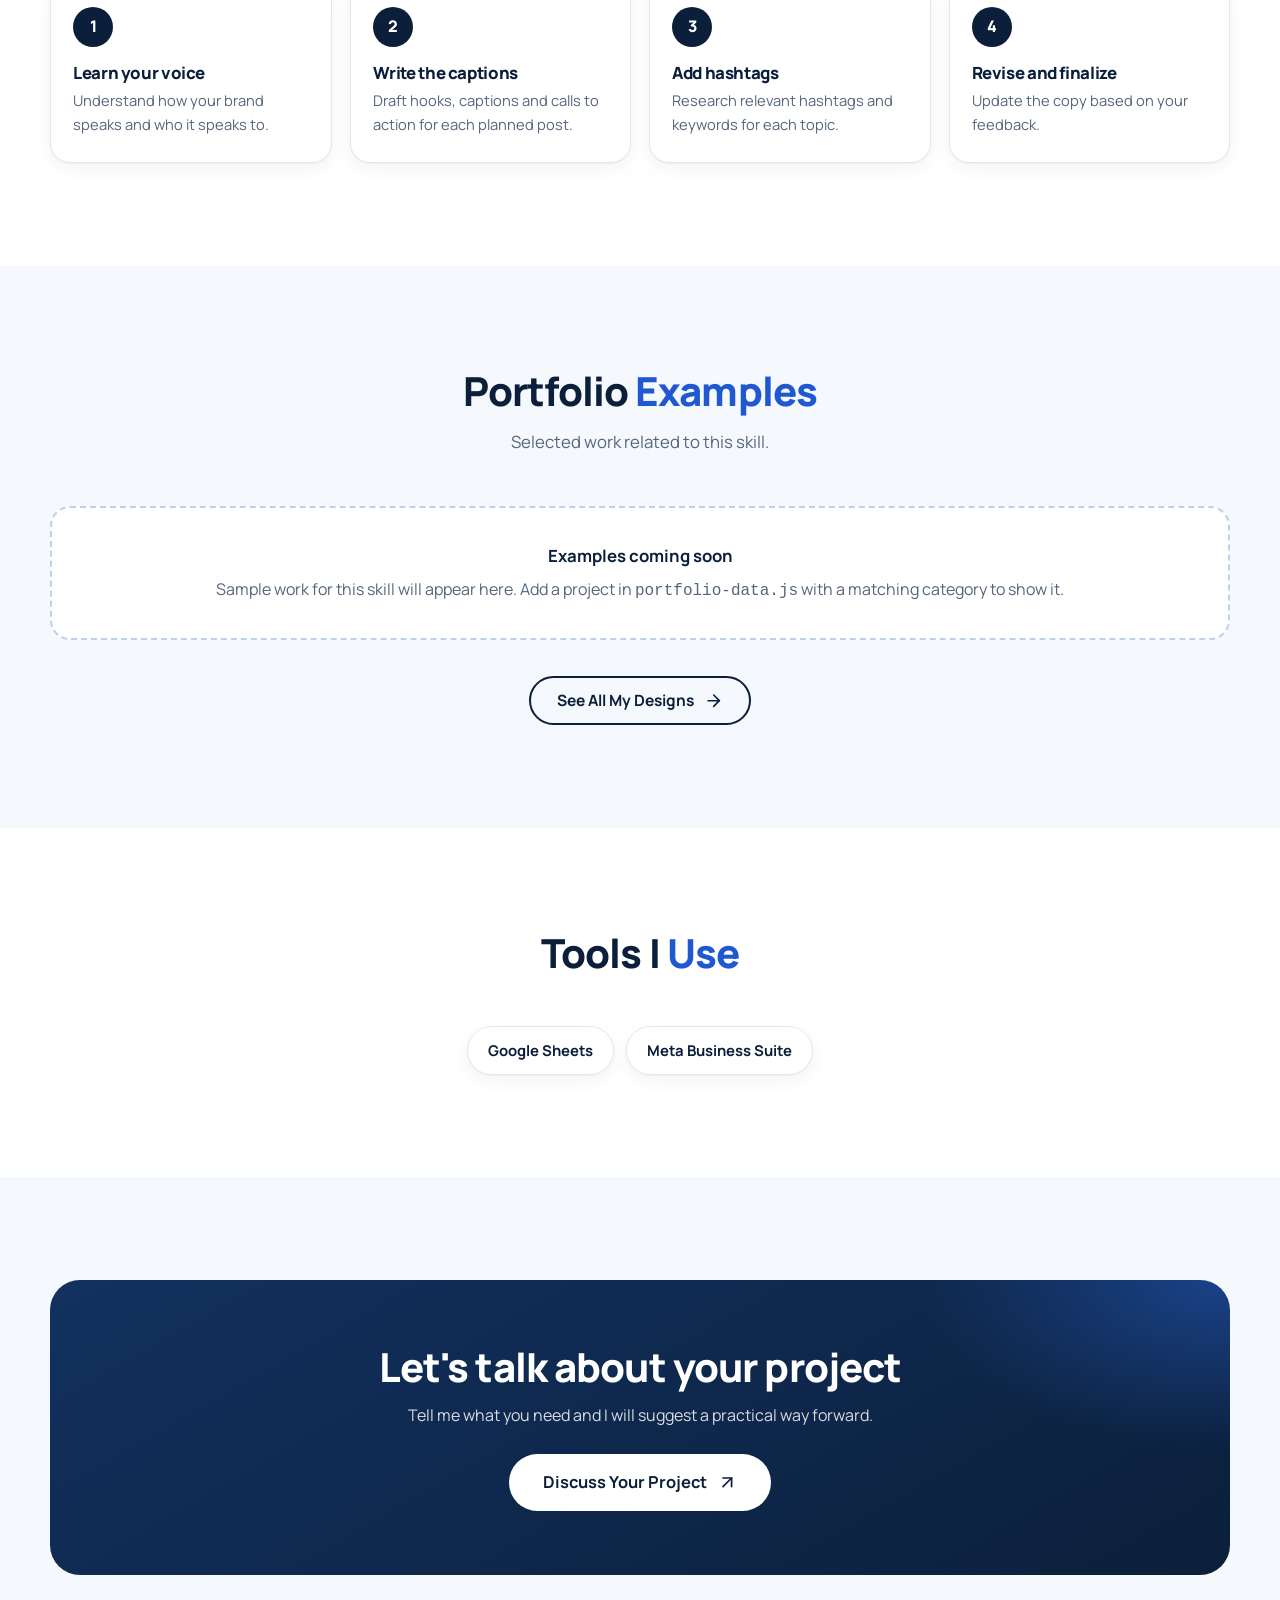
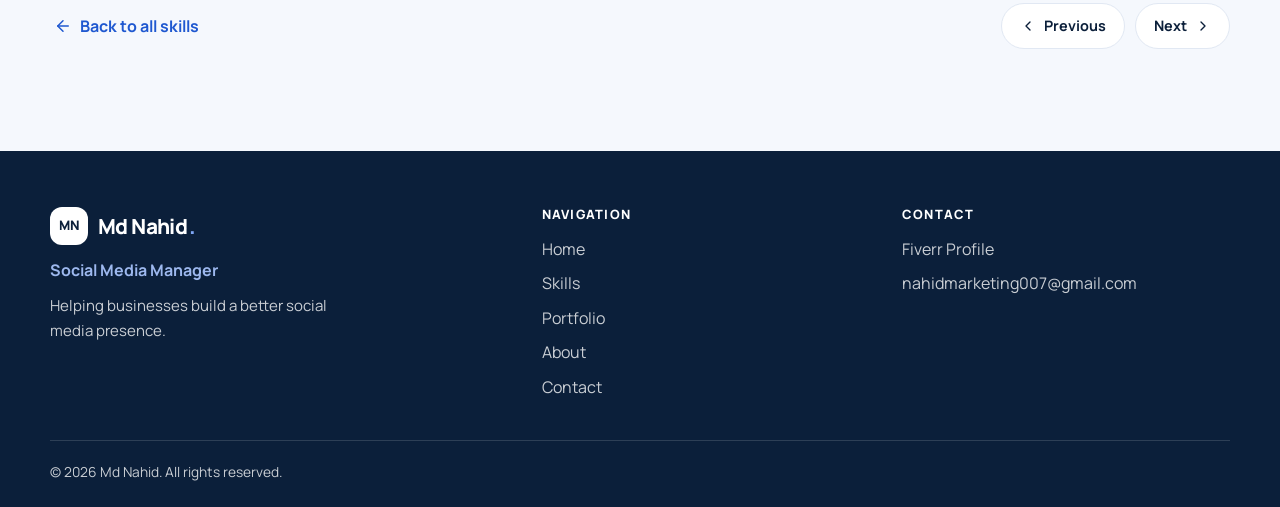
<file: skills/copywriting/index.html>
<!DOCTYPE html>
<html lang="en">
<head>
  <meta charset="utf-8">
  <meta name="viewport" content="width=device-width, initial-scale=1">
  <title>Copywriting & Caption Writing | Md Nahid - Social Media Manager</title>
  <meta name="description" content="Social media copywriting by Md Nahid: engaging hooks, captions, calls to action and hashtag research.">
  <meta name="theme-color" content="#0B1F3A">

  <meta property="og:type" content="website">
  <meta property="og:title" content="Copywriting & Caption Writing | Md Nahid - Social Media Manager">
  <meta property="og:description" content="Social media copywriting by Md Nahid: engaging hooks, captions, calls to action and hashtag research.">
  <meta property="og:image" content="../../assets/images/profile.jpg">
  <meta name="twitter:card" content="summary">

  <link rel="icon" type="image/png" href="../../assets/favicon.png">
  <link rel="preconnect" href="https://fonts.googleapis.com">
  <link rel="preconnect" href="https://fonts.gstatic.com" crossorigin>
  <link href="https://fonts.googleapis.com/css2?family=Manrope:wght@400;500;600;700;800&display=swap" rel="stylesheet">
  <link rel="stylesheet" href="../../style.css">
  <script>document.documentElement.classList.add('js');</script>
</head>
<body data-page="skills" data-root="../../">

<a class="skip-link" href="#main">Skip to content</a>
<div id="site-header"></div>

<!-- Content for this page comes from skills-data.js (slug: copywriting). Edit the text there. -->
<main id="main">
  <div id="skill-root" data-skill="copywriting">
    <noscript><p class="noscript-msg">Please enable JavaScript to see this page.</p></noscript>
  </div>
</main>

<div id="site-footer"></div>

<button class="to-top" id="to-top" type="button" aria-label="Back to top" hidden><i class="ico" data-icon="arrow-up"></i></button>

<script src="../../portfolio-data.js"></script>
<script src="../../skills-data.js"></script>
<script src="../../site.js"></script>
<script src="../../skills.js"></script>
</body>
</html>
</file>
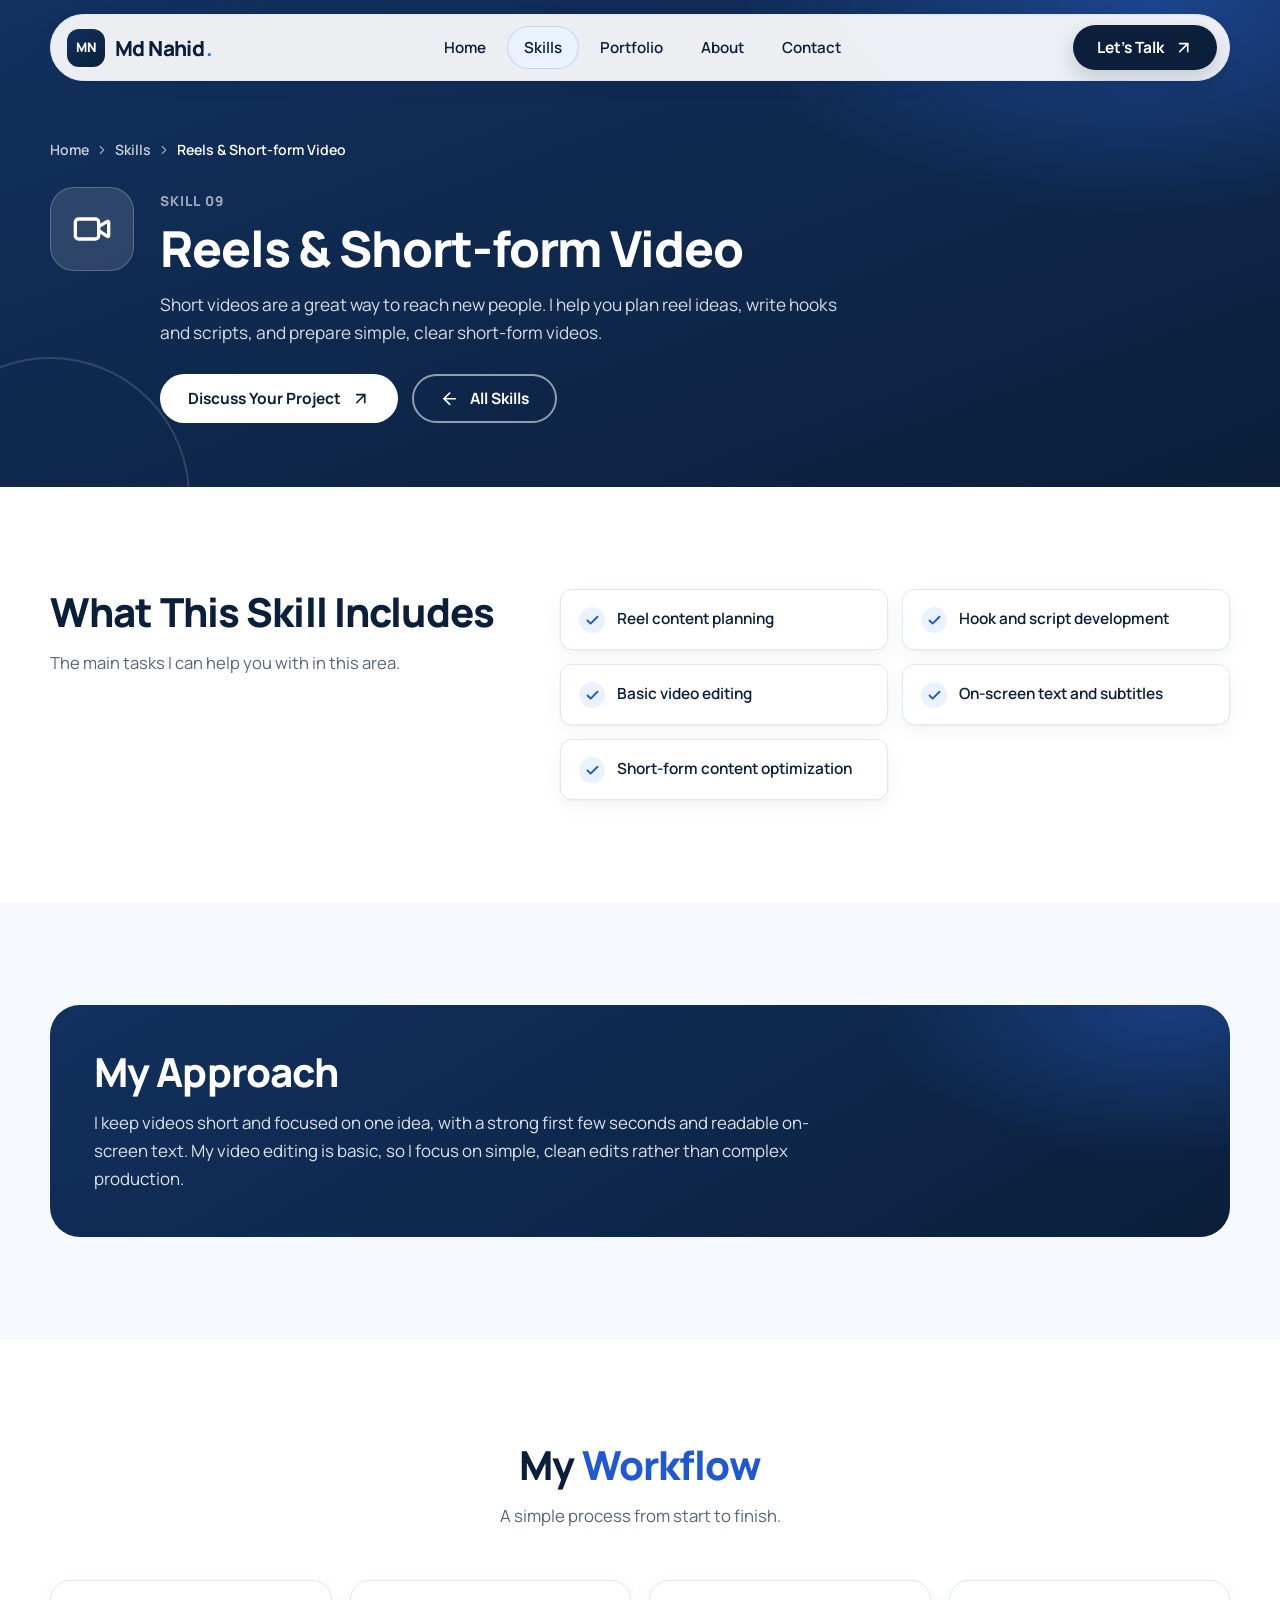
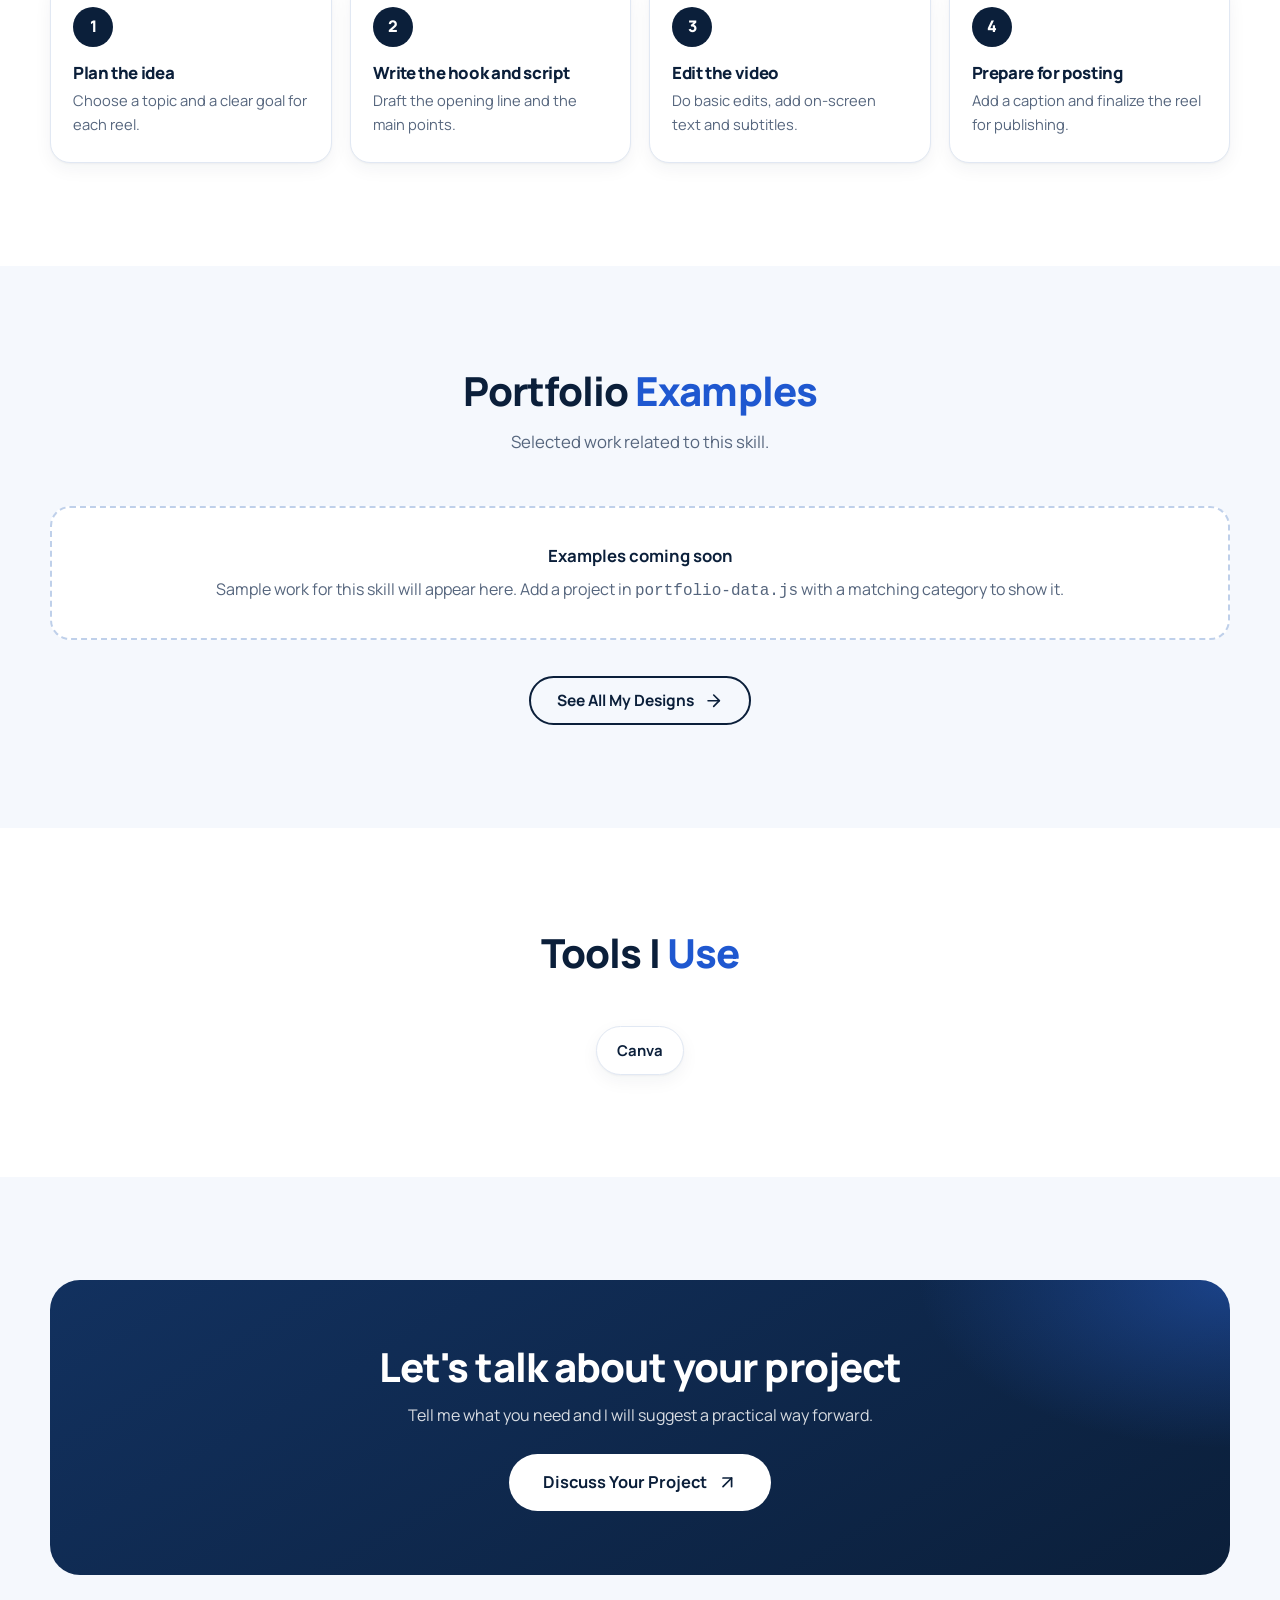
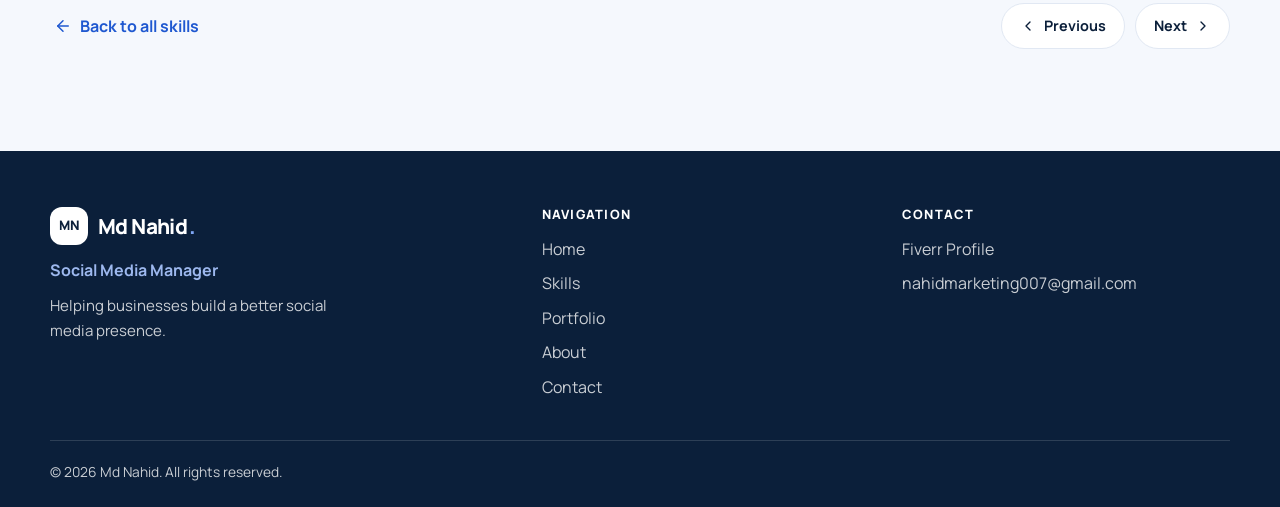
<file: skills/reels-video/index.html>
<!DOCTYPE html>
<html lang="en">
<head>
  <meta charset="utf-8">
  <meta name="viewport" content="width=device-width, initial-scale=1">
  <title>Reels & Short-form Video | Md Nahid - Social Media Manager</title>
  <meta name="description" content="Reels and short-form video support by Md Nahid: reel content planning, hooks, scripts, basic editing, on-screen text and subtitles.">
  <meta name="theme-color" content="#0B1F3A">

  <meta property="og:type" content="website">
  <meta property="og:title" content="Reels & Short-form Video | Md Nahid - Social Media Manager">
  <meta property="og:description" content="Reels and short-form video support by Md Nahid: reel content planning, hooks, scripts, basic editing, on-screen text and subtitles.">
  <meta property="og:image" content="../../assets/images/profile.jpg">
  <meta name="twitter:card" content="summary">

  <link rel="icon" type="image/png" href="../../assets/favicon.png">
  <link rel="preconnect" href="https://fonts.googleapis.com">
  <link rel="preconnect" href="https://fonts.gstatic.com" crossorigin>
  <link href="https://fonts.googleapis.com/css2?family=Manrope:wght@400;500;600;700;800&display=swap" rel="stylesheet">
  <link rel="stylesheet" href="../../style.css">
  <script>document.documentElement.classList.add('js');</script>
</head>
<body data-page="skills" data-root="../../">

<a class="skip-link" href="#main">Skip to content</a>
<div id="site-header"></div>

<!-- Content for this page comes from skills-data.js (slug: reels-video). Edit the text there. -->
<main id="main">
  <div id="skill-root" data-skill="reels-video">
    <noscript><p class="noscript-msg">Please enable JavaScript to see this page.</p></noscript>
  </div>
</main>

<div id="site-footer"></div>

<button class="to-top" id="to-top" type="button" aria-label="Back to top" hidden><i class="ico" data-icon="arrow-up"></i></button>

<script src="../../portfolio-data.js"></script>
<script src="../../skills-data.js"></script>
<script src="../../site.js"></script>
<script src="../../skills.js"></script>
</body>
</html>
</file>
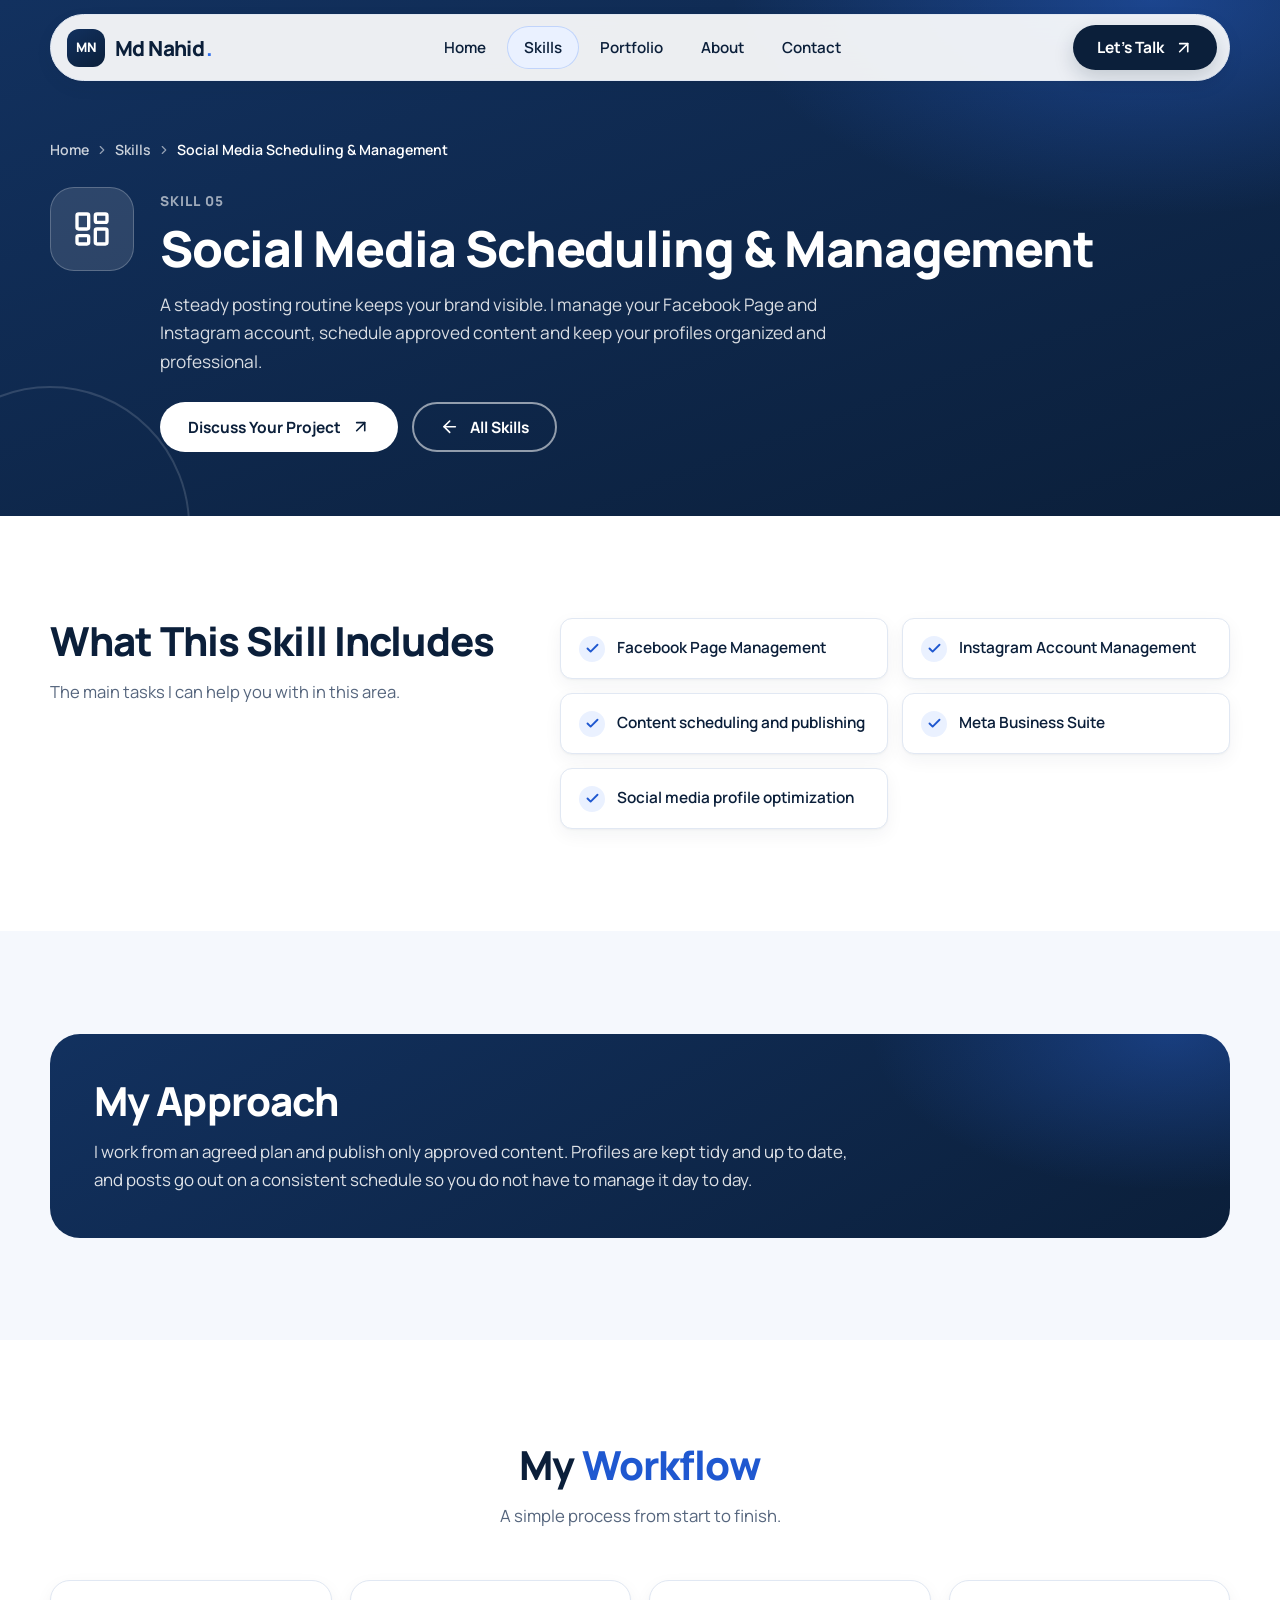
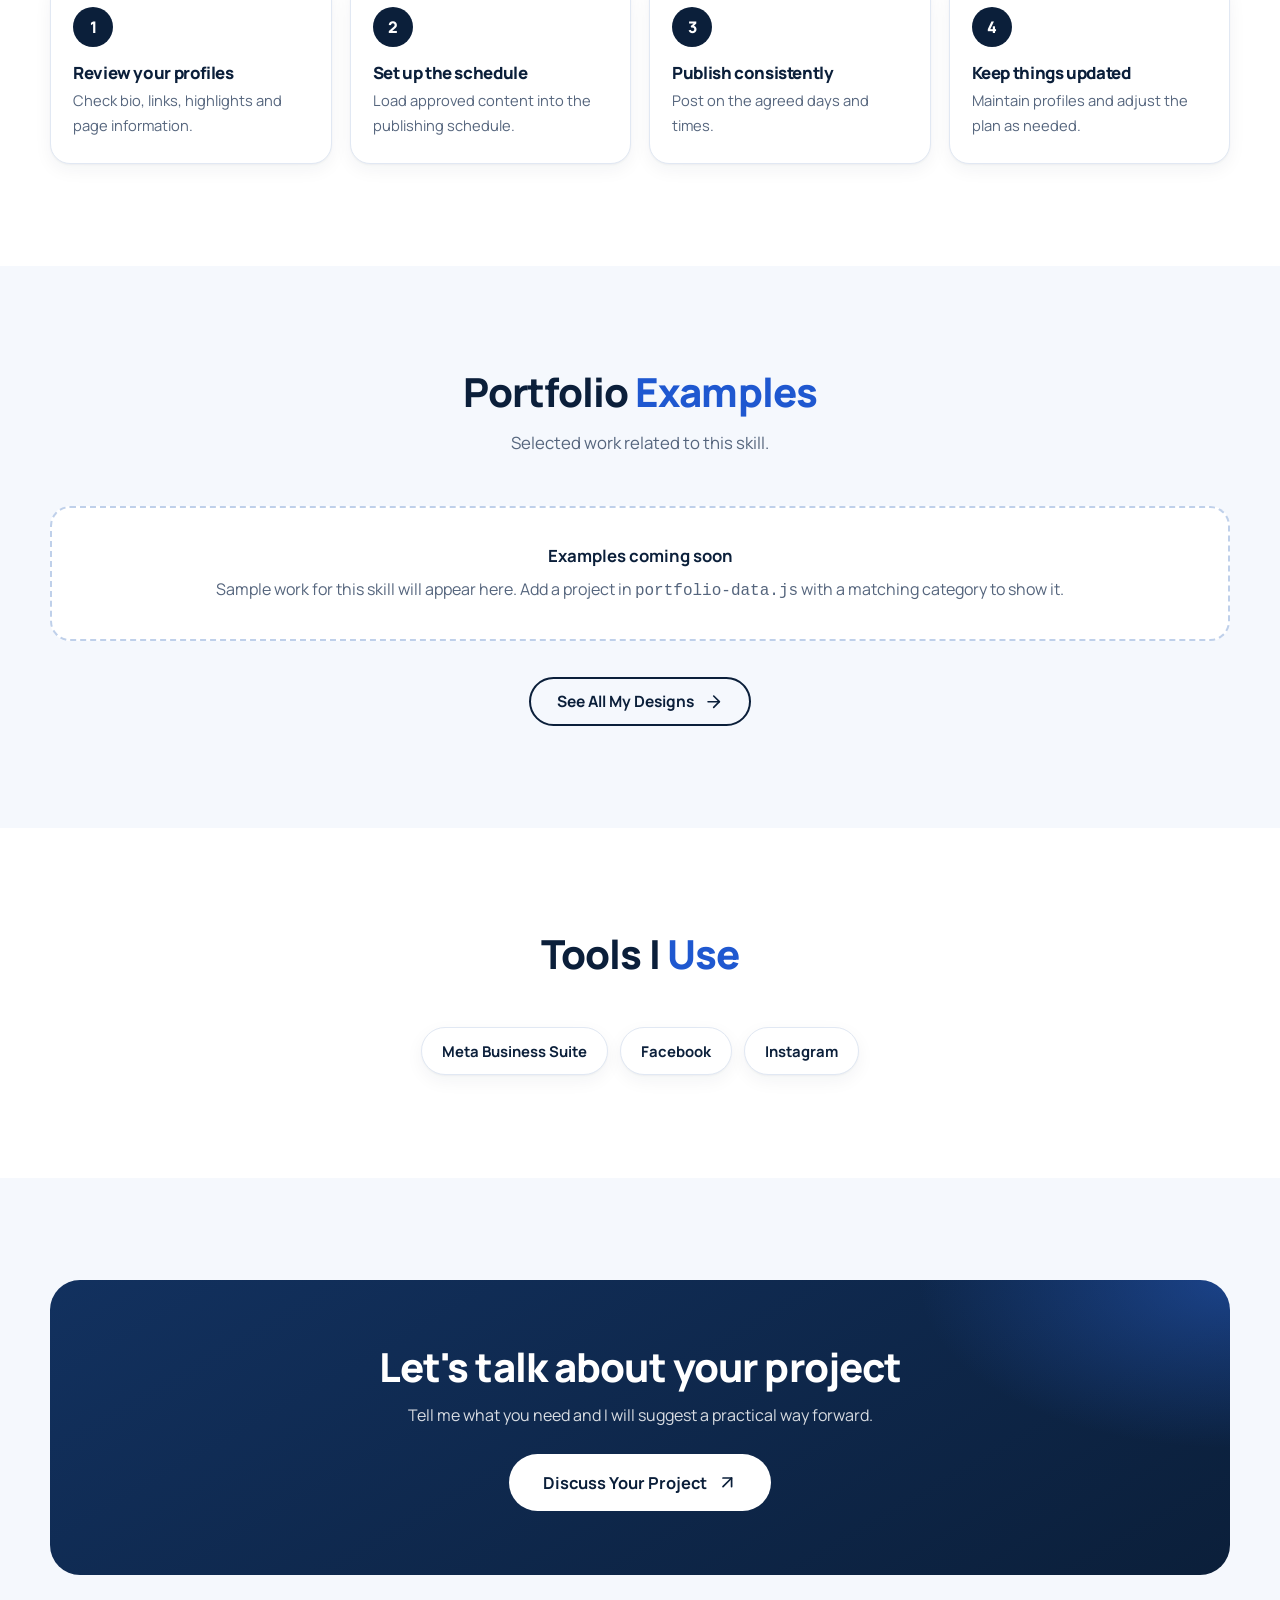
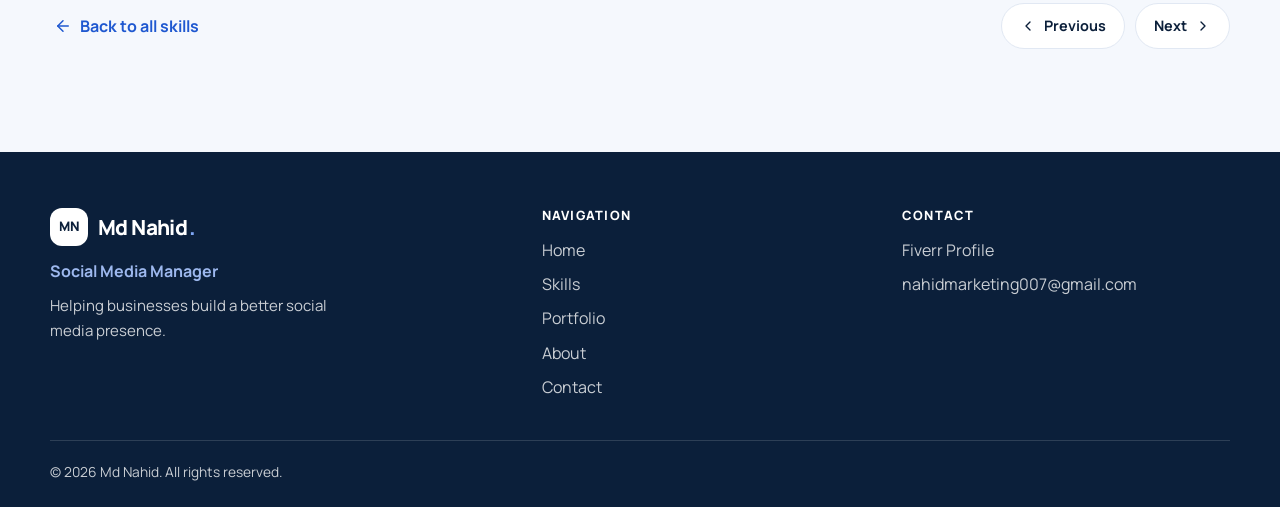
<file: skills/social-media-management/index.html>
<!DOCTYPE html>
<html lang="en">
<head>
  <meta charset="utf-8">
  <meta name="viewport" content="width=device-width, initial-scale=1">
  <title>Social Media Scheduling & Management | Md Nahid - Social Media Manager</title>
  <meta name="description" content="Social media management by Md Nahid: Facebook Page and Instagram management, scheduling, publishing and profile optimization with Meta Business Suite.">
  <meta name="theme-color" content="#0B1F3A">

  <meta property="og:type" content="website">
  <meta property="og:title" content="Social Media Scheduling & Management | Md Nahid - Social Media Manager">
  <meta property="og:description" content="Social media management by Md Nahid: Facebook Page and Instagram management, scheduling, publishing and profile optimization with Meta Business Suite.">
  <meta property="og:image" content="../../assets/images/profile.jpg">
  <meta name="twitter:card" content="summary">

  <link rel="icon" type="image/png" href="../../assets/favicon.png">
  <link rel="preconnect" href="https://fonts.googleapis.com">
  <link rel="preconnect" href="https://fonts.gstatic.com" crossorigin>
  <link href="https://fonts.googleapis.com/css2?family=Manrope:wght@400;500;600;700;800&display=swap" rel="stylesheet">
  <link rel="stylesheet" href="../../style.css">
  <script>document.documentElement.classList.add('js');</script>
</head>
<body data-page="skills" data-root="../../">

<a class="skip-link" href="#main">Skip to content</a>
<div id="site-header"></div>

<!-- Content for this page comes from skills-data.js (slug: social-media-management). Edit the text there. -->
<main id="main">
  <div id="skill-root" data-skill="social-media-management">
    <noscript><p class="noscript-msg">Please enable JavaScript to see this page.</p></noscript>
  </div>
</main>

<div id="site-footer"></div>

<button class="to-top" id="to-top" type="button" aria-label="Back to top" hidden><i class="ico" data-icon="arrow-up"></i></button>

<script src="../../portfolio-data.js"></script>
<script src="../../skills-data.js"></script>
<script src="../../site.js"></script>
<script src="../../skills.js"></script>
</body>
</html>
</file>
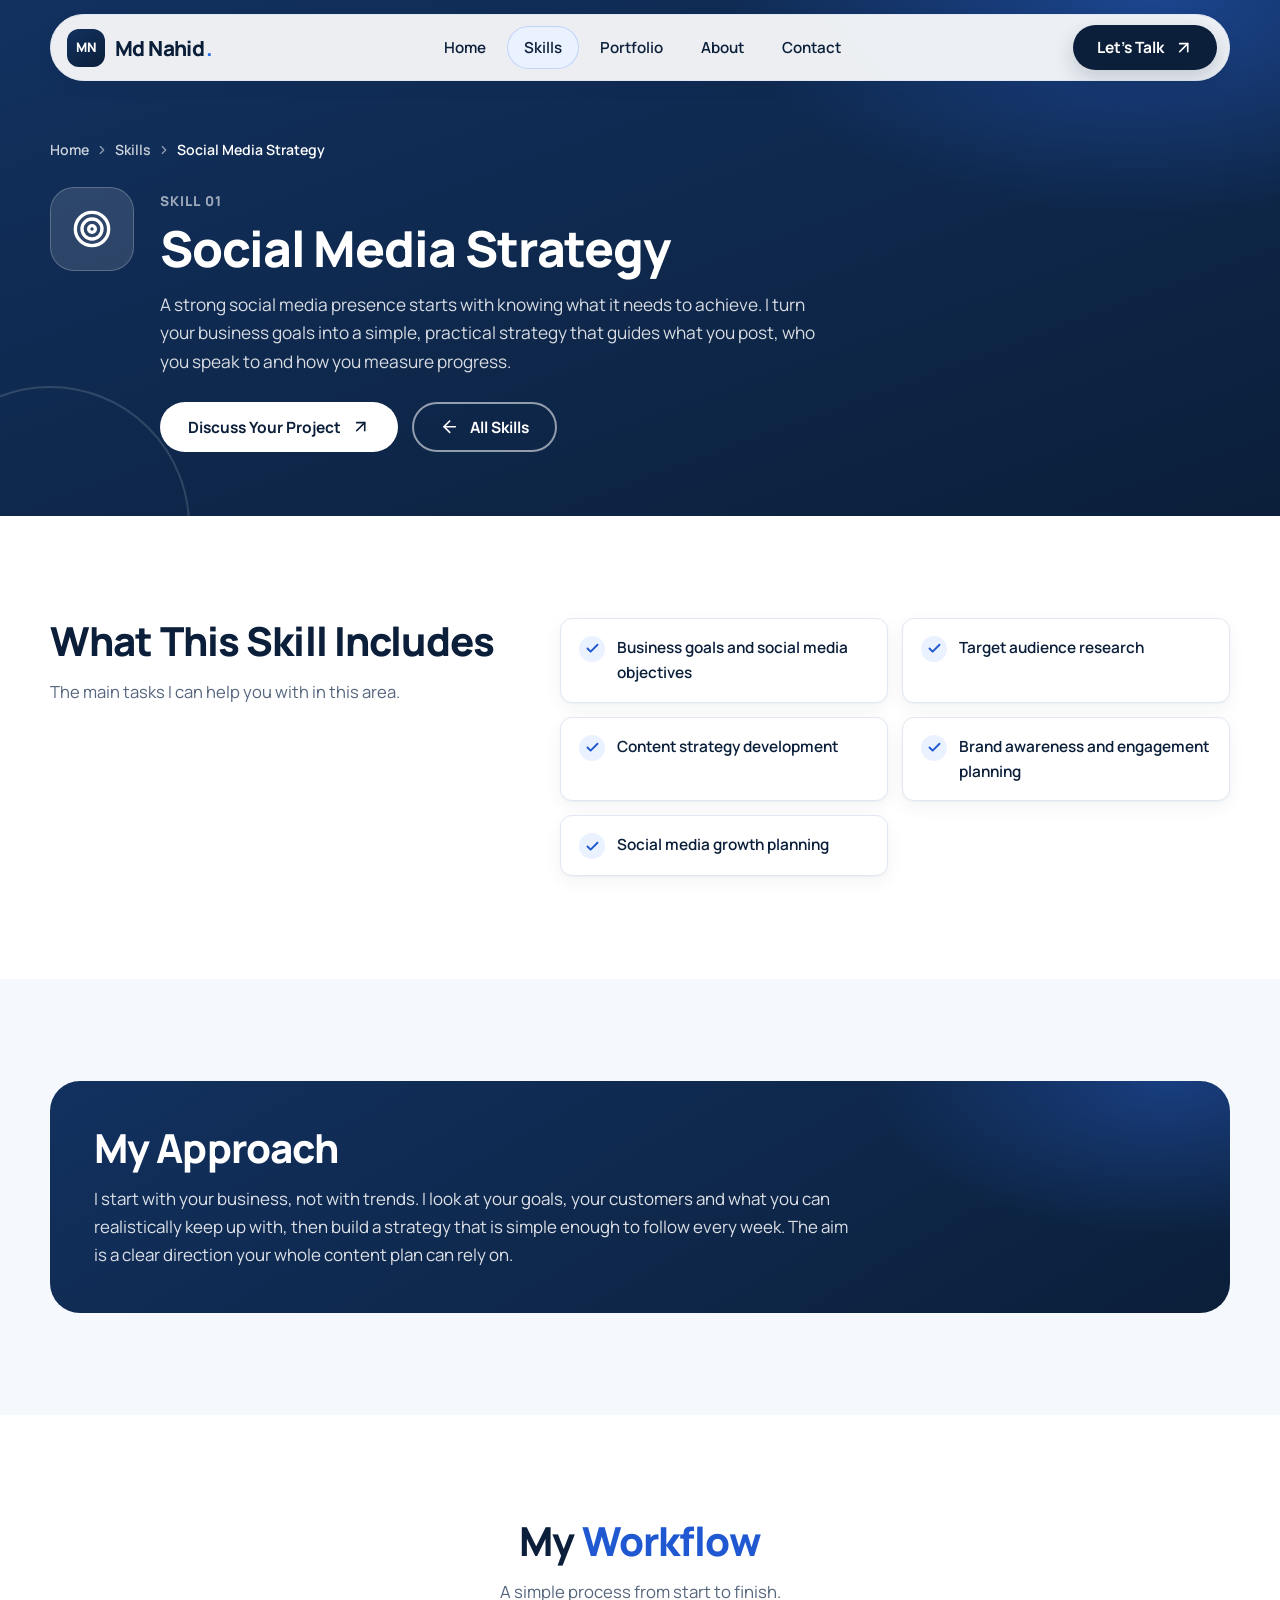
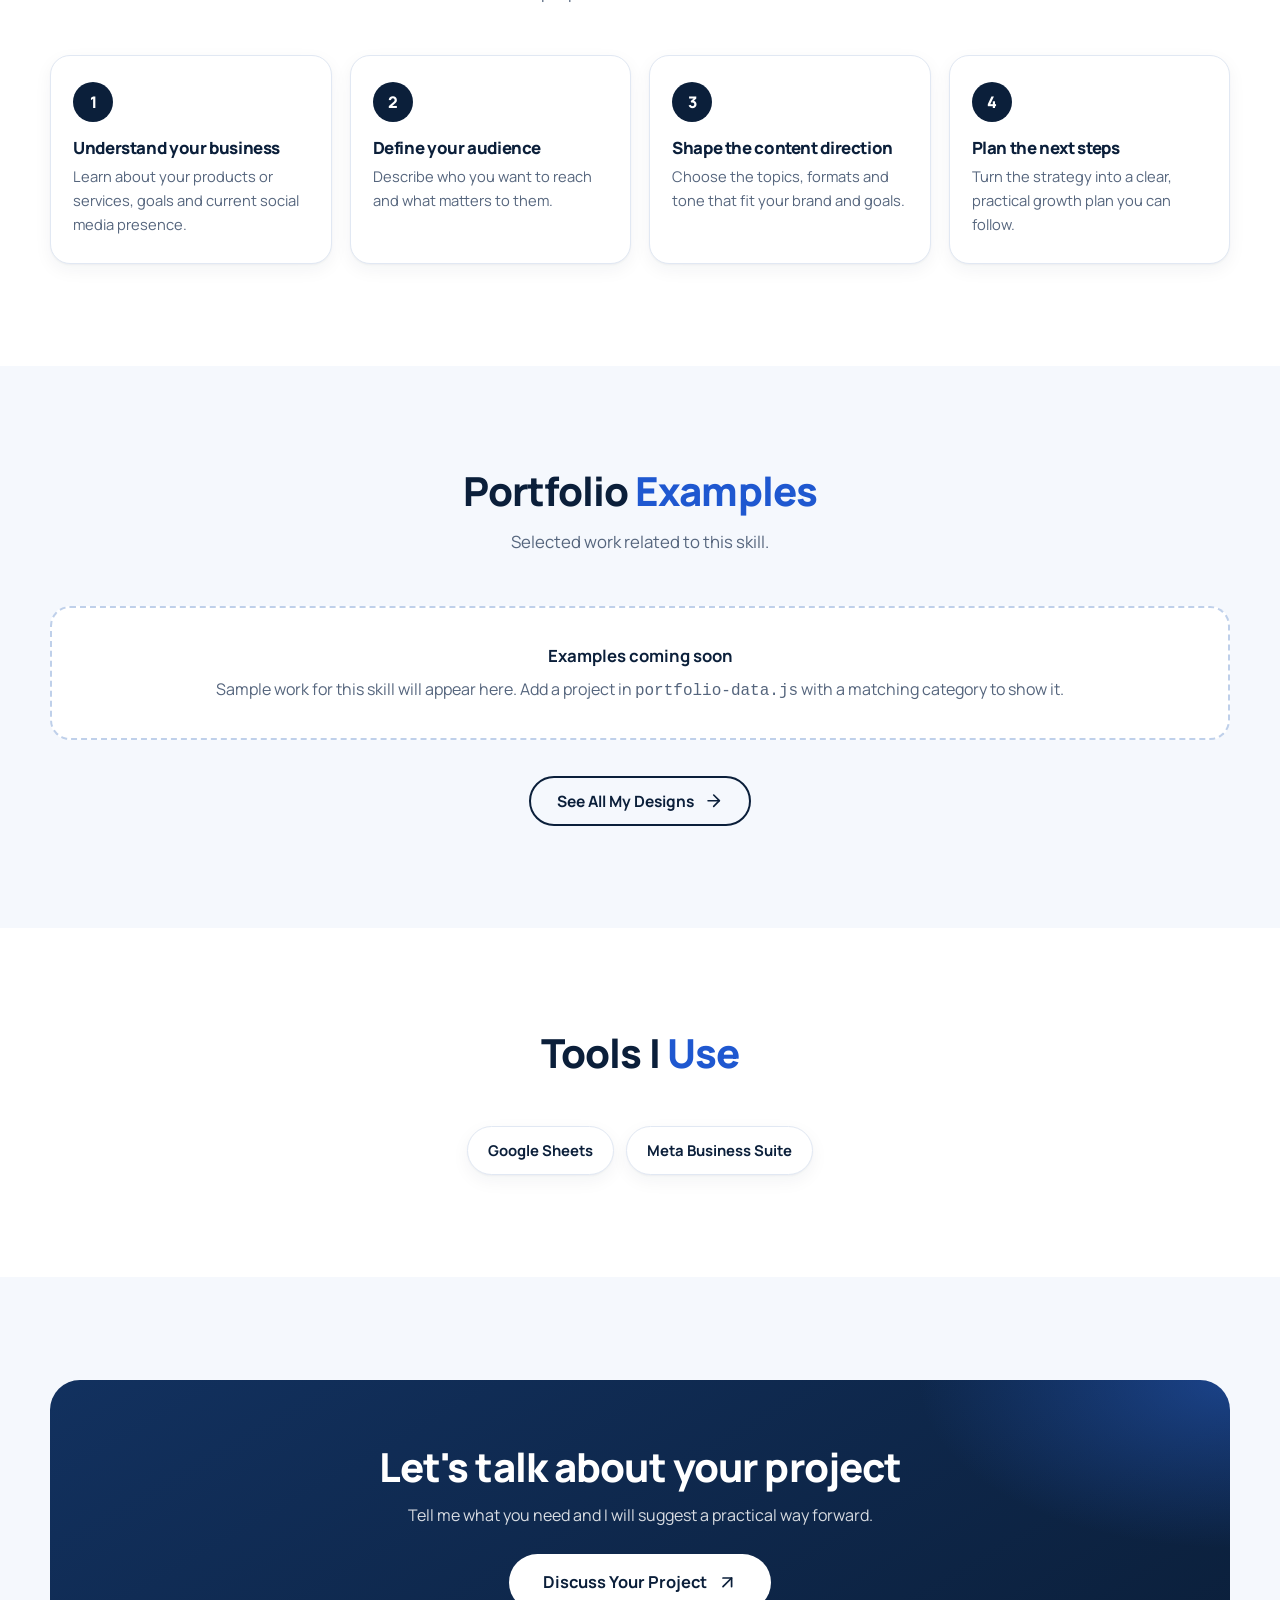
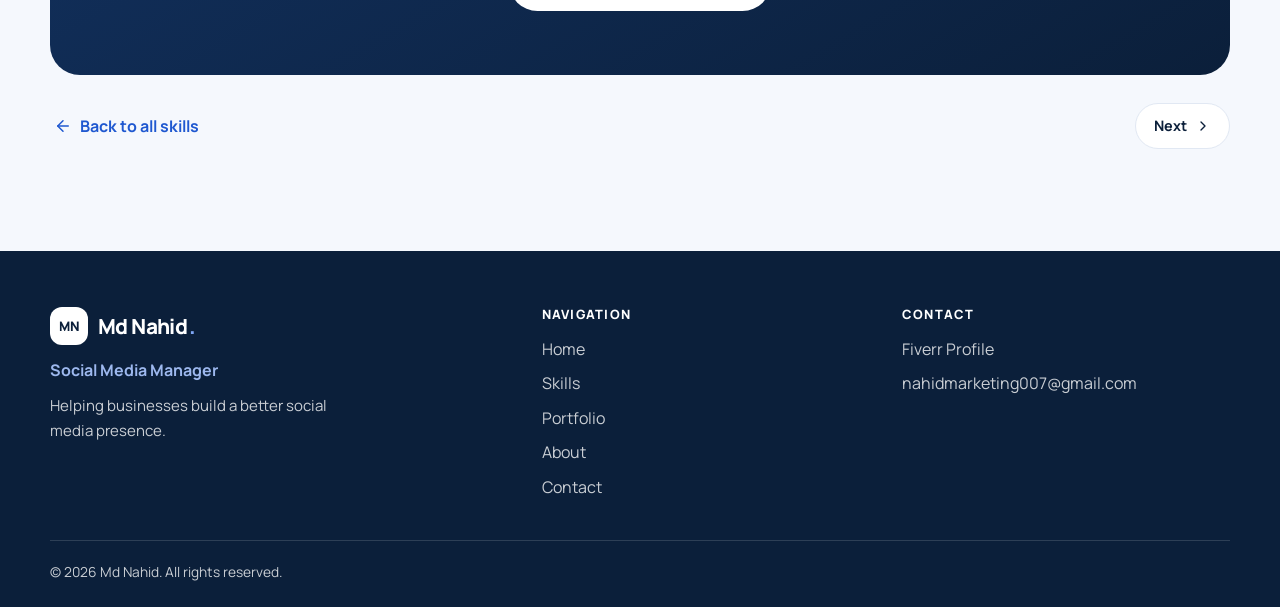
<file: skills/social-media-strategy/index.html>
<!DOCTYPE html>
<html lang="en">
<head>
  <meta charset="utf-8">
  <meta name="viewport" content="width=device-width, initial-scale=1">
  <title>Social Media Strategy | Md Nahid - Social Media Manager</title>
  <meta name="description" content="Social media strategy by Md Nahid: business goals, audience research, content strategy and growth planning for small and growing brands.">
  <meta name="theme-color" content="#0B1F3A">

  <meta property="og:type" content="website">
  <meta property="og:title" content="Social Media Strategy | Md Nahid - Social Media Manager">
  <meta property="og:description" content="Social media strategy by Md Nahid: business goals, audience research, content strategy and growth planning for small and growing brands.">
  <meta property="og:image" content="../../assets/images/profile.jpg">
  <meta name="twitter:card" content="summary">

  <link rel="icon" type="image/png" href="../../assets/favicon.png">
  <link rel="preconnect" href="https://fonts.googleapis.com">
  <link rel="preconnect" href="https://fonts.gstatic.com" crossorigin>
  <link href="https://fonts.googleapis.com/css2?family=Manrope:wght@400;500;600;700;800&display=swap" rel="stylesheet">
  <link rel="stylesheet" href="../../style.css">
  <script>document.documentElement.classList.add('js');</script>
</head>
<body data-page="skills" data-root="../../">

<a class="skip-link" href="#main">Skip to content</a>
<div id="site-header"></div>

<!-- Content for this page comes from skills-data.js (slug: social-media-strategy). Edit the text there. -->
<main id="main">
  <div id="skill-root" data-skill="social-media-strategy">
    <noscript><p class="noscript-msg">Please enable JavaScript to see this page.</p></noscript>
  </div>
</main>

<div id="site-footer"></div>

<button class="to-top" id="to-top" type="button" aria-label="Back to top" hidden><i class="ico" data-icon="arrow-up"></i></button>

<script src="../../portfolio-data.js"></script>
<script src="../../skills-data.js"></script>
<script src="../../site.js"></script>
<script src="../../skills.js"></script>
</body>
</html>
</file>
<file: style.css>
/* =====================================================================
   Md Nahid | Social Media Manager Portfolio - style.css
   Premium white & navy theme.
   1. Colors & settings   2. Base   3. Buttons & shared   4. Header
   5. Hero   6. Capabilities   7. Skills overview   8. Skill page template
   9. Portfolio   10. About   11. Contact   12. Footer
   13. Lightbox & utilities   14. Animations   15. Responsive   16. Reduced motion
   ===================================================================== */

/* ---------- 1. COLORS & SETTINGS (edit colors here only) ---------- */
:root {
  --color-navy: #0B1F3A;         /* main dark navy: text, buttons, icons */
  --color-navy-2: #12315F;       /* lighter navy for gradients and hovers */
  --color-blue: #2F6FED;         /* accent blue */
  --color-blue-dark: #1F58D0;    /* accent blue for text on white (better contrast) */
  --color-blue-soft: #EAF1FF;    /* very light blue tint (icon boxes, active menu) */
  --color-blue-soft-2: #DCE8FF;
  --color-white: #FFFFFF;
  --color-bg: #FFFFFF;           /* page background */
  --color-bg-soft: #F5F8FD;      /* alternate section background */
  --color-text: #0B1F3A;
  --color-muted: #55657D;
  --color-border: #E1E8F3;

  --font-main: "Manrope", "Inter", "DM Sans", system-ui, -apple-system, "Segoe UI", Roboto, Arial, sans-serif;

  --radius-sm: 12px;
  --radius: 20px;
  --radius-lg: 30px;
  --max-width: 1180px;
  --header-h: 84px;
  --shadow-sm: 0 1px 2px rgba(11, 31, 58, .04), 0 6px 18px rgba(11, 31, 58, .05);
  --shadow-md: 0 2px 4px rgba(11, 31, 58, .04), 0 16px 36px rgba(11, 31, 58, .10);
  --ease: cubic-bezier(.22, .61, .36, 1);
}

/* ---------- 2. BASE ---------- */
*, *::before, *::after { box-sizing: border-box; }
html { scroll-behavior: smooth; scroll-padding-top: 96px; -webkit-text-size-adjust: 100%; }
body {
  margin: 0; font-family: var(--font-main); font-size: 1rem; line-height: 1.65;
  color: var(--color-text); background: var(--color-bg); overflow-x: hidden;
}
img { max-width: 100%; display: block; }
a { color: inherit; }
ul, ol { margin: 0; padding: 0; list-style: none; }
dl, dd { margin: 0; }
h1, h2, h3, p { margin: 0; }
h1, h2, h3 { line-height: 1.15; letter-spacing: -0.022em; font-weight: 800; }
h1 { font-size: clamp(2.2rem, 5vw, 3.7rem); }
h2 { font-size: clamp(1.75rem, 3.6vw, 2.5rem); }
h3 { font-size: 1.15rem; }
.container { width: min(100% - 40px, var(--max-width)); margin-inline: auto; }
.ico { display: inline-flex; }
.icon { width: 1.25em; height: 1.25em; flex: none; }
.hl { color: var(--color-blue-dark); }

:focus-visible { outline: 3px solid var(--color-blue); outline-offset: 3px; border-radius: 8px; }
.skip-link {
  position: absolute; left: 16px; top: -60px; z-index: 200;
  background: var(--color-navy); color: #fff; padding: 10px 16px; border-radius: 10px; text-decoration: none;
}
.skip-link:focus { top: 12px; }

/* Smooth page-to-page transitions in supported browsers (falls back to normal navigation) */
@view-transition { navigation: auto; }

/* ---------- 3. BUTTONS & SHARED ---------- */
.btn {
  display: inline-flex; align-items: center; justify-content: center; gap: 10px;
  min-height: 48px; padding: 13px 26px; border-radius: 999px; border: 2px solid transparent;
  font: inherit; font-weight: 700; font-size: .97rem; line-height: 1.2; text-decoration: none; cursor: pointer;
  transition: transform .25s var(--ease), background-color .25s ease, color .25s ease, border-color .25s ease, box-shadow .25s ease;
}
.btn .icon { transition: transform .25s var(--ease); }
.btn:hover { transform: translateY(-2px); }
.btn:hover .icon-go { transform: translateX(3px); }
.btn-primary { background: var(--color-navy); color: #fff; box-shadow: 0 8px 20px rgba(11, 31, 58, .18); }
.btn-primary:hover { background: var(--color-navy-2); box-shadow: 0 12px 26px rgba(11, 31, 58, .26); }
.btn-outline { border-color: var(--color-navy); color: var(--color-navy); background: transparent; }
.btn-outline:hover { background: var(--color-navy); color: #fff; }
.btn-light { background: #fff; color: var(--color-navy); }
.btn-light:hover { background: var(--color-blue-soft); }
.btn-ghost-light { border-color: rgba(255, 255, 255, .55); color: #fff; background: transparent; }
.btn-ghost-light:hover { background: #fff; color: var(--color-navy); }
.btn-lg { padding: 16px 32px; font-size: 1.03rem; }
.btn-row { display: flex; flex-wrap: wrap; gap: 14px; }
.btn-row-center { justify-content: center; }

.eyebrow {
  display: inline-flex; align-items: center; gap: 8px; padding: 7px 16px; border-radius: 999px;
  background: var(--color-blue-soft); color: var(--color-navy); font-size: .82rem; font-weight: 700; letter-spacing: .02em;
}
.eyebrow::before { content: ""; width: 7px; height: 7px; border-radius: 50%; background: var(--color-blue); }

.section { padding: clamp(60px, 8vw, 104px) 0; }
.section-soft { background: var(--color-bg-soft); }
.section-head { max-width: 780px; margin-bottom: clamp(30px, 5vw, 50px); }
.section-head.center { margin-inline: auto; text-align: center; }
.section-head h2 { margin-bottom: 14px; }
.section-sub { color: var(--color-muted); font-size: 1.05rem; max-width: 620px; }
.section-head.center .section-sub { margin-inline: auto; }
.section-foot { display: flex; justify-content: center; margin-top: 36px; }

/* Icon in a soft rounded box - used by every skill */
.ico-box {
  display: grid; place-items: center; width: 54px; height: 54px; border-radius: 16px; flex: none;
  background: linear-gradient(145deg, var(--color-blue-soft), var(--color-blue-soft-2));
  color: var(--color-navy); border: 1px solid rgba(47, 111, 237, .14);
}
.ico-box .icon { width: 26px; height: 26px; transition: transform .35s var(--ease); }

/* ---------- 4. HEADER (floating pill) ---------- */
.site-header { position: fixed; top: 14px; left: 0; right: 0; z-index: 100; pointer-events: none; }
.nav-shell {
  pointer-events: auto; position: relative;
  width: min(100% - 28px, var(--max-width)); margin-inline: auto;
  display: flex; align-items: center; justify-content: space-between; gap: 20px;
  padding: 10px 12px 10px 16px; border-radius: 999px;
  background: rgba(255, 255, 255, .92); border: 1px solid var(--color-border);
  -webkit-backdrop-filter: blur(14px); backdrop-filter: blur(14px);
  box-shadow: var(--shadow-sm); transition: box-shadow .25s ease;
}
.site-header.is-scrolled .nav-shell { box-shadow: var(--shadow-md); }
.logo { display: inline-flex; align-items: center; gap: 10px; font-weight: 800; font-size: 1.3rem; letter-spacing: -0.03em; text-decoration: none; color: var(--color-navy); }
.logo-badge { display: grid; place-items: center; width: 38px; height: 38px; border-radius: 12px; background: linear-gradient(145deg, var(--color-navy-2), var(--color-navy)); color: #fff; font-size: .82rem; letter-spacing: 0; }
.logo-dot { color: var(--color-blue); margin-left: -8px; }
.nav-menu ul { display: flex; gap: 4px; }
.nav-menu a:not(.btn) {
  display: block; padding: 9px 17px; border-radius: 999px; text-decoration: none;
  font-size: .95rem; font-weight: 600; color: var(--color-navy); transition: background-color .2s ease, color .2s ease;
}
.nav-menu a:not(.btn):hover { background: var(--color-bg-soft); }
.nav-menu a.is-active { background: var(--color-blue-soft); color: var(--color-navy); box-shadow: inset 0 0 0 1px rgba(47, 111, 237, .22); }
.nav-cta { padding: 11px 22px; min-height: 44px; }
.nav-cta-mobile { display: none; }
.nav-toggle {
  display: none; width: 46px; height: 46px; border: 0; border-radius: 50%;
  background: var(--color-blue-soft); color: var(--color-navy); cursor: pointer; align-items: center; justify-content: center;
}
.bars { display: grid; gap: 5px; width: 20px; }
.bars span { display: block; height: 2px; background: var(--color-navy); border-radius: 2px; transition: transform .25s ease, opacity .2s ease; }
.nav-toggle[aria-expanded="true"] .bars span:nth-child(1) { transform: translateY(7px) rotate(45deg); }
.nav-toggle[aria-expanded="true"] .bars span:nth-child(2) { opacity: 0; }
.nav-toggle[aria-expanded="true"] .bars span:nth-child(3) { transform: translateY(-7px) rotate(-45deg); }

/* ---------- 5. HERO ---------- */
.hero {
  position: relative; overflow: hidden;
  padding: calc(var(--header-h) + clamp(36px, 6vw, 80px)) 0 clamp(56px, 8vw, 104px);
  background:
    radial-gradient(900px 480px at 88% -10%, rgba(47, 111, 237, .14), transparent 60%),
    radial-gradient(700px 400px at -5% 100%, rgba(11, 31, 58, .06), transparent 60%),
    linear-gradient(180deg, #fff 0%, var(--color-bg-soft) 100%);
}
.hero-grid { display: grid; grid-template-columns: 1.1fr .9fr; gap: clamp(28px, 6vw, 72px); align-items: center; }
.hero h1 { margin: 20px 0 20px; max-width: 14ch; font-size: clamp(2.3rem, 5.2vw, 3.9rem); }
.hero-lead { font-size: clamp(1.02rem, 1.5vw, 1.15rem); color: var(--color-muted); max-width: 540px; margin-bottom: 32px; }

.hero-visual { position: relative; max-width: 470px; width: 100%; margin-inline: auto; padding: 0 0 0 18px; }
.hero-visual::before {
  content: ""; position: absolute; inset: 22px -14px -18px 34px; border-radius: var(--radius-lg);
  background: linear-gradient(150deg, var(--color-navy-2), var(--color-navy)); z-index: 0;
}
.hero-photo {
  position: relative; z-index: 1; aspect-ratio: 1 / 1.08; border-radius: var(--radius-lg); overflow: hidden;
  background: linear-gradient(160deg, var(--color-blue-soft-2), var(--color-blue-soft)); box-shadow: var(--shadow-md);
}
.hero-photo img { width: 100%; height: 100%; object-fit: cover; }
.hero-id {
  position: absolute; z-index: 2; left: 0; bottom: 26px; display: grid; gap: 2px;
  padding: 14px 20px; border-radius: 16px; background: #fff; box-shadow: var(--shadow-md);
}
.hero-id strong { font-size: 1rem; }
.hero-id span { font-size: .84rem; color: var(--color-muted); font-weight: 600; }
.hero-chip {
  position: absolute; z-index: 2; right: -6px; top: 26px; display: inline-flex; align-items: center; gap: 8px;
  padding: 9px 16px 9px 12px; border-radius: 999px; background: #fff; box-shadow: var(--shadow-md); font-size: .84rem; font-weight: 700;
}
.hero-chip .icon { width: 20px; height: 20px; color: var(--color-blue); }

/* ---------- 6. CAPABILITIES (compact skill preview on home) ---------- */
.cap-grid { display: grid; grid-template-columns: repeat(4, 1fr); gap: 18px; }
.cap-card {
  position: relative; display: flex; flex-direction: column; gap: 12px; padding: 26px 22px 24px; border-radius: var(--radius);
  background: #fff; border: 1px solid var(--color-border); text-decoration: none; box-shadow: var(--shadow-sm);
  transition: transform .3s var(--ease), box-shadow .3s ease, border-color .3s ease;
}
.cap-card h3 { font-size: 1.08rem; }
.cap-card p { font-size: .92rem; color: var(--color-muted); }
.cap-card .more { margin-top: auto; padding-top: 6px; display: inline-flex; align-items: center; gap: 6px; font-weight: 700; font-size: .9rem; color: var(--color-blue-dark); }
.cap-card .more .icon { width: 17px; height: 17px; transition: transform .25s var(--ease); }
.cap-card:hover { transform: translateY(-6px); box-shadow: var(--shadow-md); border-color: rgba(47, 111, 237, .35); }
.cap-card:hover .more .icon { transform: translateX(4px); }
.cap-card:hover .ico-box .icon, .sk-card:hover .ico-box .icon { transform: translateY(-2px) rotate(-6deg) scale(1.06); }

/* ---------- 7. SKILLS OVERVIEW ---------- */
.sk-grid { display: grid; grid-template-columns: repeat(3, 1fr); gap: 20px; }
.sk-card {
  position: relative; display: flex; flex-direction: column; gap: 14px; padding: 28px 26px 26px; border-radius: var(--radius);
  background: #fff; border: 1px solid var(--color-border); text-decoration: none; box-shadow: var(--shadow-sm);
  transition: transform .3s var(--ease), box-shadow .3s ease, border-color .3s ease;
}
.sk-top { display: flex; align-items: center; justify-content: space-between; }
.sk-num { font-size: .85rem; font-weight: 800; letter-spacing: .08em; color: #8A98AE; }
.sk-card h3 { font-size: 1.15rem; }
.sk-card p { font-size: .94rem; color: var(--color-muted); }
.sk-card .more { margin-top: auto; padding-top: 8px; display: inline-flex; align-items: center; gap: 6px; font-weight: 700; font-size: .92rem; color: var(--color-blue-dark); }
.sk-card .more .icon { width: 18px; height: 18px; transition: transform .25s var(--ease); }
/* 10 cards in 3 columns: centre the last one */
.sk-grid > .sk-card:last-child:nth-child(3n+1) { grid-column: 2; }
.sk-card:hover { transform: translateY(-6px); box-shadow: var(--shadow-md); border-color: rgba(47, 111, 237, .35); }
.sk-card:hover .more .icon { transform: translateX(4px); }

/* Inner-page banner (navy) */
.banner {
  position: relative; overflow: hidden; color: #fff; text-align: center;
  padding: calc(var(--header-h) + 52px) 0 64px;
  background:
    radial-gradient(700px 360px at 90% 0%, rgba(47, 111, 237, .40), transparent 60%),
    linear-gradient(160deg, var(--color-navy-2) 0%, var(--color-navy) 100%);
}
.banner::after { content: ""; position: absolute; width: 280px; height: 280px; left: -90px; bottom: -150px; border-radius: 50%; border: 2px solid rgba(255, 255, 255, .14); pointer-events: none; }
.banner .container { position: relative; z-index: 1; }
.banner h1 { margin-bottom: 14px; }
.banner-sub { max-width: 620px; margin: 0 auto 18px; color: rgba(255, 255, 255, .8); font-size: 1.05rem; }
.crumbs { display: inline-flex; flex-wrap: wrap; justify-content: center; align-items: center; gap: 6px; font-size: .88rem; font-weight: 600; color: rgba(255, 255, 255, .78); }
.crumbs a { text-decoration: none; }
.crumbs a:hover { color: #fff; text-decoration: underline; }
.crumbs span[aria-current] { color: #fff; }
.crumbs .icon { width: 14px; height: 14px; opacity: .7; }

/* ---------- 8. SKILL PAGE TEMPLATE ---------- */
.banner.is-left { text-align: left; }
.banner.is-left .crumbs { justify-content: flex-start; margin-bottom: 26px; }
.sk-hero { display: grid; grid-template-columns: auto 1fr; gap: 26px; align-items: start; }
.sk-hero .ico-box { width: 84px; height: 84px; border-radius: 24px; background: rgba(255, 255, 255, .12); border-color: rgba(255, 255, 255, .22); color: #fff; }
.sk-hero .ico-box .icon { width: 40px; height: 40px; }
.sk-hero .sk-num { color: rgba(255, 255, 255, .6); }
.sk-hero h1 { margin: 6px 0 14px; font-size: clamp(2rem, 4.4vw, 3.1rem); }
.sk-hero .intro { max-width: 680px; color: rgba(255, 255, 255, .84); font-size: 1.08rem; margin-bottom: 26px; }

.two-col { display: grid; grid-template-columns: .8fr 1.2fr; gap: clamp(26px, 5vw, 64px); align-items: start; }
.two-col h2 { margin-bottom: 14px; }
.lead-text { color: var(--color-muted); font-size: 1.04rem; max-width: 520px; }
.check-grid { display: grid; grid-template-columns: repeat(2, 1fr); gap: 14px; }
.check-grid li {
  display: flex; gap: 12px; align-items: flex-start; padding: 16px 18px; border-radius: var(--radius-sm);
  background: #fff; border: 1px solid var(--color-border); font-weight: 600; font-size: .96rem; box-shadow: var(--shadow-sm);
}
.check-grid li .tick { flex: none; display: grid; place-items: center; width: 26px; height: 26px; border-radius: 50%; background: var(--color-blue-soft); color: var(--color-blue-dark); margin-top: 1px; }
.check-grid li .tick .icon { width: 15px; height: 15px; stroke-width: 3; }

.approach-card {
  padding: clamp(26px, 4vw, 44px); border-radius: var(--radius-lg); color: #fff;
  background: radial-gradient(500px 260px at 95% 0%, rgba(47, 111, 237, .35), transparent 60%), linear-gradient(150deg, var(--color-navy-2), var(--color-navy));
}
.approach-card h2 { margin-bottom: 14px; }
.approach-card p { color: rgba(255, 255, 255, .86); font-size: 1.06rem; max-width: 760px; }

.flow { display: grid; grid-template-columns: repeat(4, 1fr); gap: 18px; counter-reset: step; }
.flow-step { position: relative; padding: 26px 22px; border-radius: var(--radius); background: #fff; border: 1px solid var(--color-border); box-shadow: var(--shadow-sm); transition: transform .3s var(--ease), box-shadow .3s ease; }
.flow-step:hover { transform: translateY(-5px); box-shadow: var(--shadow-md); }
.flow-step::before {
  counter-increment: step; content: counter(step); display: grid; place-items: center; width: 40px; height: 40px; margin-bottom: 16px;
  border-radius: 50%; background: var(--color-navy); color: #fff; font-weight: 800;
}
.flow-step h3 { font-size: 1.05rem; margin-bottom: 6px; }
.flow-step p { font-size: .92rem; color: var(--color-muted); }

.tool-list { display: flex; flex-wrap: wrap; gap: 12px; }
.tool-list li { padding: 11px 20px; border-radius: 999px; background: #fff; border: 1px solid var(--color-border); font-weight: 700; font-size: .93rem; box-shadow: var(--shadow-sm); }
.tool-note { margin-top: 14px; font-size: .86rem; color: var(--color-muted); }

.mini-grid { display: grid; grid-template-columns: repeat(3, 1fr); gap: 20px; }
.mini-card { display: flex; flex-direction: column; border-radius: var(--radius); overflow: hidden; background: #fff; border: 1px solid var(--color-border); box-shadow: var(--shadow-sm); text-decoration: none; transition: transform .3s var(--ease), box-shadow .3s ease; }
.mini-card:hover { transform: translateY(-5px); box-shadow: var(--shadow-md); }
.mini-thumb { position: relative; aspect-ratio: 4 / 5; background: var(--color-blue-soft); overflow: hidden; }
.mini-thumb img { width: 100%; height: 100%; object-fit: cover; object-position: top center; }
.mini-card.is-empty .mini-thumb img { visibility: hidden; }
.mini-card.is-empty .mini-thumb::after { content: "Add image"; position: absolute; inset: 0; display: grid; place-items: center; font-weight: 800; color: var(--color-blue-dark); background: repeating-linear-gradient(135deg, var(--color-blue-soft) 0 14px, #F3F7FF 14px 28px); }
.mini-body { padding: 16px 18px 20px; display: grid; gap: 4px; }
.mini-body small { font-size: .72rem; font-weight: 800; letter-spacing: .06em; text-transform: uppercase; color: var(--color-blue-dark); }
.mini-body h3 { font-size: 1.02rem; }
.placeholder-box {
  grid-column: 1 / -1; padding: 34px 26px; text-align: center; border-radius: var(--radius); border: 2px dashed #BFD0EA; background: #fff; color: var(--color-muted);
}
.placeholder-box strong { display: block; color: var(--color-navy); margin-bottom: 6px; font-size: 1.05rem; }

.cta-band {
  position: relative; overflow: hidden; text-align: center; border-radius: var(--radius-lg); color: #fff;
  padding: clamp(36px, 6vw, 64px) clamp(22px, 5vw, 56px);
  background: radial-gradient(520px 280px at 100% 0%, rgba(47, 111, 237, .40), transparent 60%), linear-gradient(150deg, var(--color-navy-2), var(--color-navy));
}
.cta-band h2 { margin-bottom: 12px; }
.cta-band p { max-width: 540px; margin: 0 auto 26px; color: rgba(255, 255, 255, .84); }

.pager { display: flex; flex-wrap: wrap; justify-content: space-between; align-items: center; gap: 14px; margin-top: 28px; }
.back-link { display: inline-flex; align-items: center; gap: 8px; font-weight: 700; color: var(--color-blue-dark); text-decoration: none; padding: 10px 4px; }
.back-link .icon { width: 18px; height: 18px; transition: transform .25s var(--ease); }
.back-link:hover { text-decoration: underline; }
.back-link:hover .icon-back { transform: translateX(-4px); }
.pager-links { display: flex; flex-wrap: wrap; gap: 10px; }
.pager-links a { display: inline-flex; align-items: center; gap: 8px; padding: 10px 18px; border-radius: 999px; border: 1px solid var(--color-border); background: #fff; text-decoration: none; font-weight: 700; font-size: .9rem; transition: border-color .2s ease, transform .2s ease; }
.pager-links a:hover { border-color: var(--color-blue); transform: translateY(-2px); }
.pager-links .icon { width: 16px; height: 16px; }

/* ---------- 9. PORTFOLIO ---------- */
.filters { display: flex; flex-wrap: wrap; justify-content: center; gap: 10px; margin-bottom: 30px; }
.filter-btn {
  padding: 10px 20px; min-height: 44px; border-radius: 999px; border: 1.5px solid var(--color-border); background: #fff;
  font: inherit; font-size: .9rem; font-weight: 700; color: var(--color-navy); cursor: pointer;
  transition: background-color .2s ease, border-color .2s ease, color .2s ease, transform .2s ease;
}
.filter-btn:hover { border-color: var(--color-navy); }
.filter-btn[aria-pressed="true"] { background: var(--color-navy); border-color: var(--color-navy); color: #fff; }

.pf-grid { display: grid; grid-template-columns: repeat(3, 1fr); gap: 22px; }
.pf-card { display: flex; flex-direction: column; background: #fff; border: 1px solid var(--color-border); border-radius: var(--radius); overflow: hidden; box-shadow: var(--shadow-sm); transition: transform .3s var(--ease), box-shadow .3s ease; animation: cardIn .45s ease both; }
.pf-card:hover { transform: translateY(-5px); box-shadow: var(--shadow-md); }
.pf-thumb { position: relative; display: block; width: 100%; padding: 0; border: 0; background: var(--color-blue-soft); cursor: zoom-in; aspect-ratio: 4 / 5; overflow: hidden; }
.pf-thumb img { width: 100%; height: 100%; object-fit: cover; object-position: top center; transition: transform .5s ease; }
.pf-card:hover .pf-thumb img { transform: scale(1.04); }
.pf-thumb .pf-zoom {
  position: absolute; right: 12px; bottom: 12px; padding: 7px 14px; border-radius: 999px;
  background: rgba(11, 31, 58, .88); color: #fff; font-size: .78rem; font-weight: 700; opacity: 0; transform: translateY(6px); transition: opacity .25s ease, transform .25s ease;
}
.pf-thumb:hover .pf-zoom, .pf-thumb:focus-visible .pf-zoom { opacity: 1; transform: none; }
.pf-empty {
  position: absolute; inset: 0; display: none; flex-direction: column; align-items: center; justify-content: center; gap: 6px; padding: 20px; text-align: center;
  background: repeating-linear-gradient(135deg, var(--color-blue-soft) 0 14px, #F3F7FF 14px 28px); color: var(--color-blue-dark); font-weight: 800; font-size: .95rem;
}
.pf-empty small { font-weight: 600; color: var(--color-muted); }
.pf-card.is-empty .pf-empty { display: flex; }
.pf-card.is-empty .pf-thumb img { visibility: hidden; }
.pf-body { padding: 18px 20px 22px; display: grid; gap: 8px; }
.pf-meta { display: flex; flex-wrap: wrap; gap: 8px; }
.pf-meta span { font-size: .72rem; font-weight: 800; letter-spacing: .05em; text-transform: uppercase; padding: 4px 10px; border-radius: 999px; background: var(--color-blue-soft); color: var(--color-navy); }
.pf-meta span.pf-label { background: var(--color-navy); color: #fff; }
.pf-body h3 { font-size: 1.1rem; }
.pf-body p { font-size: .92rem; color: var(--color-muted); }
.pf-link { display: inline-flex; align-items: center; gap: 6px; font-weight: 700; font-size: .9rem; color: var(--color-blue-dark); text-decoration: none; margin-top: 4px; }
.pf-link:hover { text-decoration: underline; }
.pf-more { display: flex; justify-content: center; margin-top: 34px; }
.pf-more[hidden], .pf-more button[hidden] { display: none; }
.pf-note { text-align: center; color: var(--color-muted); font-size: .88rem; margin-top: 22px; grid-column: 1 / -1; }
@keyframes cardIn { from { opacity: 0; transform: translateY(14px); } to { opacity: 1; transform: none; } }

/* ---------- 10. ABOUT (short, on home) ---------- */
.about-grid { display: grid; grid-template-columns: 1.1fr .9fr; gap: clamp(28px, 6vw, 72px); align-items: center; }
.about-copy h2 { margin: 16px 0 16px; }
.about-copy p { color: var(--color-muted); margin-bottom: 14px; max-width: 600px; }
.chips { display: flex; flex-wrap: wrap; gap: 8px; margin: 18px 0 26px; }
.chips li { padding: 7px 14px; border-radius: 999px; background: #fff; border: 1px solid var(--color-border); font-size: .86rem; font-weight: 600; }
.info-card {
  display: grid; grid-template-columns: 1fr 1fr; gap: 20px 24px; padding: 28px; border-radius: var(--radius); color: #fff;
  background: radial-gradient(420px 220px at 100% 0%, rgba(47, 111, 237, .35), transparent 60%), linear-gradient(150deg, var(--color-navy-2), var(--color-navy));
  box-shadow: var(--shadow-md);
}
.info-card dt { font-size: .74rem; font-weight: 700; letter-spacing: .08em; text-transform: uppercase; color: #9DB8EE; }
.info-card dd { font-size: .98rem; font-weight: 600; word-break: break-word; }
.info-card a { text-decoration: none; }
.info-card a:hover { text-decoration: underline; }

/* ---------- 11. CONTACT ---------- */
.contact { padding: 0 0 clamp(64px, 9vw, 110px); }
.contact-card {
  position: relative; overflow: hidden; text-align: center; border-radius: var(--radius-lg); color: #fff;
  padding: clamp(40px, 7vw, 84px) clamp(22px, 5vw, 64px);
  background: radial-gradient(600px 320px at 100% 0%, rgba(47, 111, 237, .42), transparent 60%), linear-gradient(150deg, var(--color-navy-2), var(--color-navy));
}
.contact-card::after { content: ""; position: absolute; width: 240px; height: 240px; left: -80px; bottom: -110px; border-radius: 50%; border: 2px solid rgba(255, 255, 255, .14); pointer-events: none; }
.contact-card > * { position: relative; z-index: 1; }
.contact-card h2 { max-width: 760px; margin: 0 auto 16px; }
.contact-card > p { max-width: 560px; margin: 0 auto 32px; color: rgba(255, 255, 255, .84); font-size: 1.06rem; }
.contact-list { display: flex; flex-wrap: wrap; justify-content: center; gap: 14px; margin-top: 40px; }
.contact-list li { display: flex; align-items: center; gap: 12px; text-align: left; padding: 12px 20px; border-radius: 999px; background: rgba(255, 255, 255, .1); border: 1px solid rgba(255, 255, 255, .2); }
.contact-list li[hidden] { display: none; }
.contact-list .icon { color: #9DB8EE; width: 24px; height: 24px; }
.contact-list span.c { display: grid; line-height: 1.3; font-size: .9rem; }
.contact-list b { font-size: .72rem; letter-spacing: .08em; text-transform: uppercase; color: rgba(255, 255, 255, .62); }
.contact-list a { color: #fff; font-weight: 600; text-decoration: none; word-break: break-all; }
.contact-list a:hover { text-decoration: underline; }
.contact-card :focus-visible, .cta-band :focus-visible, .banner :focus-visible, .site-footer :focus-visible { outline-color: #fff; }

/* ---------- 12. FOOTER ---------- */
.site-footer { background: var(--color-navy); color: rgba(255, 255, 255, .78); padding: 56px 0 0; }
.footer-grid { display: grid; grid-template-columns: 1.4fr 1fr 1fr; gap: 32px; padding-bottom: 40px; }
.site-footer .logo { color: #fff; }
.site-footer .logo-badge { background: #fff; color: var(--color-navy); }
.site-footer .logo-dot { color: #7FA6F5; }
.footer-role { margin-top: 12px; font-weight: 700; color: #9DB8EE; }
.footer-tag { margin-top: 10px; max-width: 320px; font-size: .94rem; }
.footer-title { font-size: .8rem; letter-spacing: .1em; text-transform: uppercase; color: #fff; margin-bottom: 14px; }
.site-footer li + li { margin-top: 8px; }
.site-footer a { text-decoration: none; transition: color .2s ease; word-break: break-word; }
.site-footer li a:hover { color: #fff; text-decoration: underline; }
.footer-bottom { border-top: 1px solid rgba(255, 255, 255, .14); padding: 20px 0 24px; font-size: .86rem; }

/* ---------- 13. LIGHTBOX & UTILITIES ---------- */
.lightbox { width: min(94vw, 980px); max-height: 94vh; padding: 0; border: 0; border-radius: var(--radius); background: var(--color-navy); color: #fff; overflow: hidden; }
.lightbox::backdrop { background: rgba(6, 16, 31, .84); }
.lb-figure { margin: 0; display: grid; grid-template-rows: minmax(0, 1fr) auto; max-height: 94vh; }
.lb-figure img { width: 100%; max-height: 74vh; object-fit: contain; background: #07142A; }
.lb-missing { padding: 60px 20px; text-align: center; color: rgba(255, 255, 255, .75); }
.lb-figure figcaption { display: grid; gap: 4px; padding: 16px 24px 20px; }
.lb-cat { font-size: .72rem; letter-spacing: .08em; text-transform: uppercase; color: #9DB8EE; font-weight: 800; }
.lb-figure figcaption strong { font-size: 1.1rem; }
.lb-figure figcaption span:last-child { color: rgba(255, 255, 255, .7); font-size: .92rem; }
.lb-close, .lb-nav { position: absolute; z-index: 2; width: 46px; height: 46px; border: 0; border-radius: 50%; background: #fff; color: var(--color-navy); display: grid; place-items: center; cursor: pointer; transition: transform .2s ease; }
.lb-close:hover, .lb-nav:hover { transform: scale(1.08); }
.lb-close { top: 14px; right: 14px; }
.lb-nav { top: 40%; }
.lb-prev { left: 14px; }
.lb-next { right: 14px; }
.lightbox :focus-visible { outline-color: #fff; }

.to-top { position: fixed; right: 20px; bottom: 20px; z-index: 90; width: 48px; height: 48px; border: 0; border-radius: 50%; background: var(--color-navy); color: #fff; display: grid; place-items: center; cursor: pointer; box-shadow: var(--shadow-md); transition: transform .2s ease, background-color .2s ease; }
.to-top:hover { transform: translateY(-3px); background: var(--color-navy-2); }
.to-top[hidden] { display: none; }

.noscript-msg { padding: 40px 20px; text-align: center; color: var(--color-muted); }

/* ---------- 14. ANIMATIONS ---------- */
/* Scroll reveal (only hides content when JavaScript is running) */
.js .reveal { opacity: 0; transform: translateY(18px); transition: opacity .6s var(--ease), transform .6s var(--ease); transition-delay: calc(var(--i, 0) * 70ms); }
.js .reveal.is-visible { opacity: 1; transform: none; }

/* Hero entrance (short, one time) */
@keyframes riseIn { from { opacity: 0; transform: translateY(16px); } to { opacity: 1; transform: none; } }
.rise { animation: riseIn .7s var(--ease) both; animation-delay: calc(var(--d, 0) * 110ms); }

/* ---------- 15. RESPONSIVE ---------- */
@media (max-width: 1100px) {
  .cap-grid { grid-template-columns: repeat(2, 1fr); }
  .flow { grid-template-columns: repeat(2, 1fr); }
}

@media (max-width: 900px) {
  .hero-grid, .about-grid, .two-col { grid-template-columns: 1fr; }
  .hero h1 { max-width: none; }
  .hero-visual { max-width: 400px; }
  .sk-grid, .mini-grid { grid-template-columns: repeat(2, 1fr); }
  .sk-grid > .sk-card:last-child:nth-child(3n+1) { grid-column: auto; }
  .pf-grid { grid-template-columns: repeat(2, 1fr); }
  .footer-grid { grid-template-columns: 1fr 1fr; }
  .footer-brand { grid-column: 1 / -1; }

  .nav-toggle { display: inline-flex; }
  .nav-cta { display: none; }
  .nav-menu {
    position: absolute; top: calc(100% + 10px); left: 0; right: 0; padding: 12px 16px 20px;
    background: #fff; border: 1px solid var(--color-border); border-radius: var(--radius);
    box-shadow: var(--shadow-md); display: none;
  }
  .nav-menu.is-open { display: block; }
  .nav-menu ul { flex-direction: column; gap: 2px; }
  .nav-menu a:not(.btn) { padding: 14px 16px; font-size: 1.05rem; }
  .nav-cta-mobile { display: flex; margin-top: 14px; }
}

@media (max-width: 640px) {
  .container { width: min(100% - 32px, var(--max-width)); }
  .banner { padding-bottom: 48px; }
  .cap-grid, .sk-grid, .mini-grid, .check-grid, .flow { grid-template-columns: 1fr; }
  .sk-hero { grid-template-columns: 1fr; gap: 18px; }
  .sk-hero .ico-box { width: 68px; height: 68px; border-radius: 20px; }
  .info-card { grid-template-columns: 1fr; }
  .pf-grid { grid-template-columns: repeat(2, 1fr); gap: 12px; }
  .pf-body { padding: 12px 12px 16px; gap: 6px; }
  .pf-body h3 { font-size: .95rem; }
  .pf-body p { display: none; }
  .pf-meta span { font-size: .62rem; padding: 3px 8px; }
  .pf-thumb .pf-zoom { display: none; }
  .btn-row .btn { flex: 1 1 100%; }
  .hero-chip { right: 4px; }
  .hero-visual { padding-left: 10px; }
  .footer-grid { grid-template-columns: 1fr; }
  .contact-list li { width: 100%; border-radius: var(--radius-sm); }
  .pager { flex-direction: column; align-items: flex-start; }
  .lb-nav { top: auto; bottom: 14px; }
  .lb-figure figcaption { padding-bottom: 72px; }
}

/* ---------- 16. REDUCED MOTION ---------- */
@media (prefers-reduced-motion: reduce) {
  html { scroll-behavior: auto; }
  *, *::before, *::after { animation: none !important; transition: none !important; }
  .js .reveal { opacity: 1; transform: none; }
  @view-transition { navigation: none; }
}
</file>
